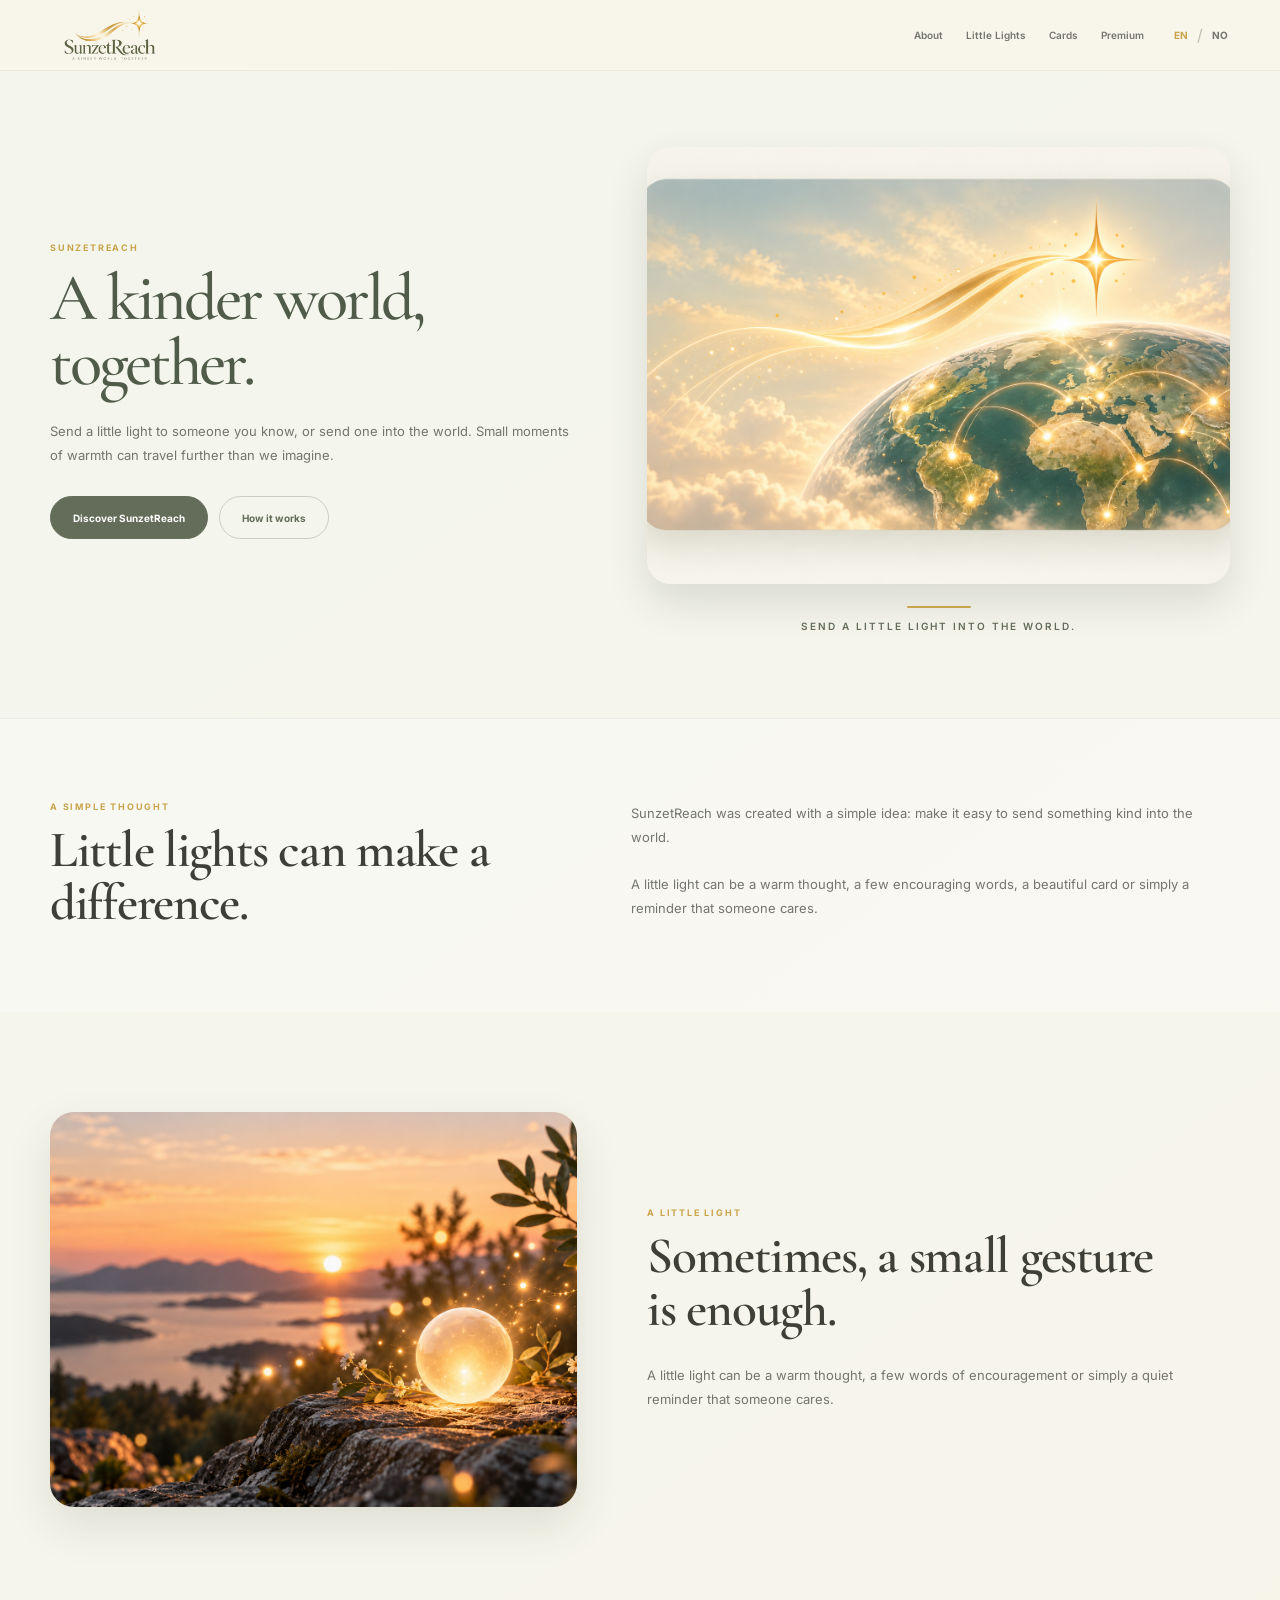
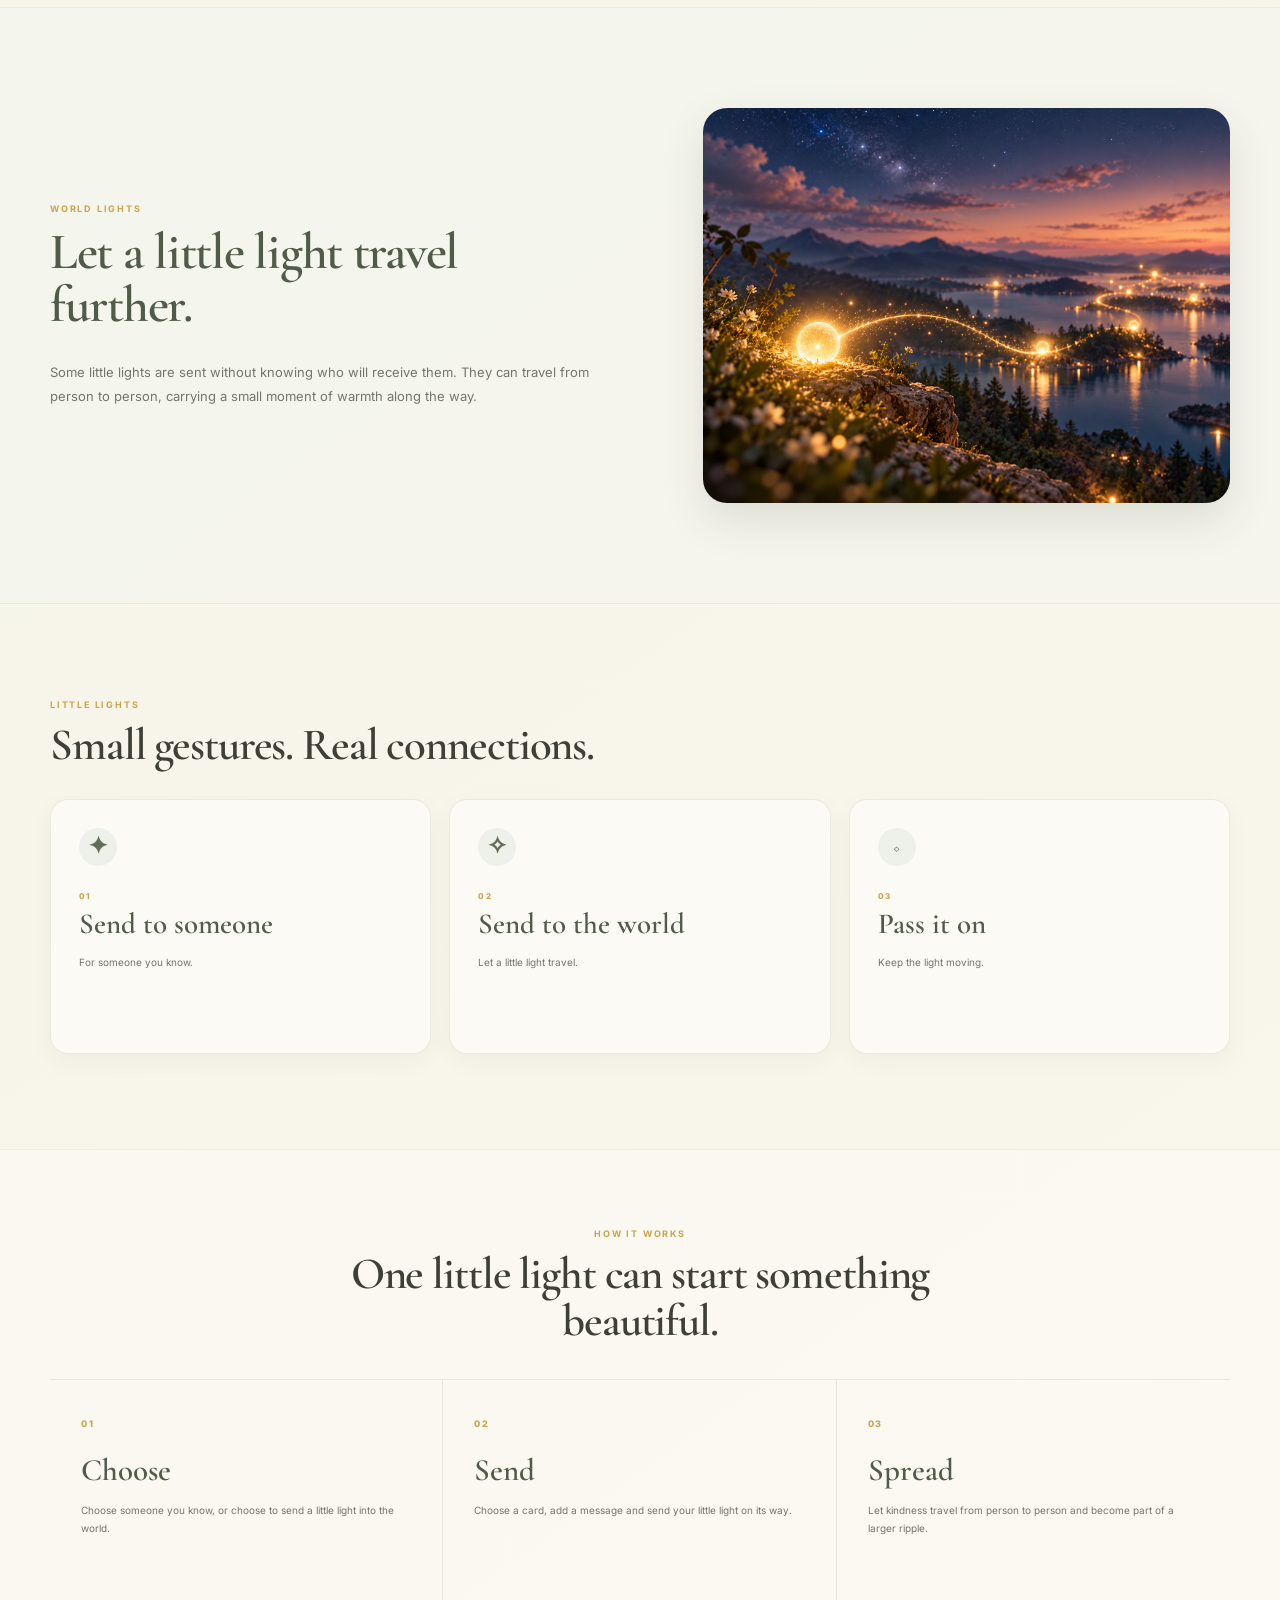
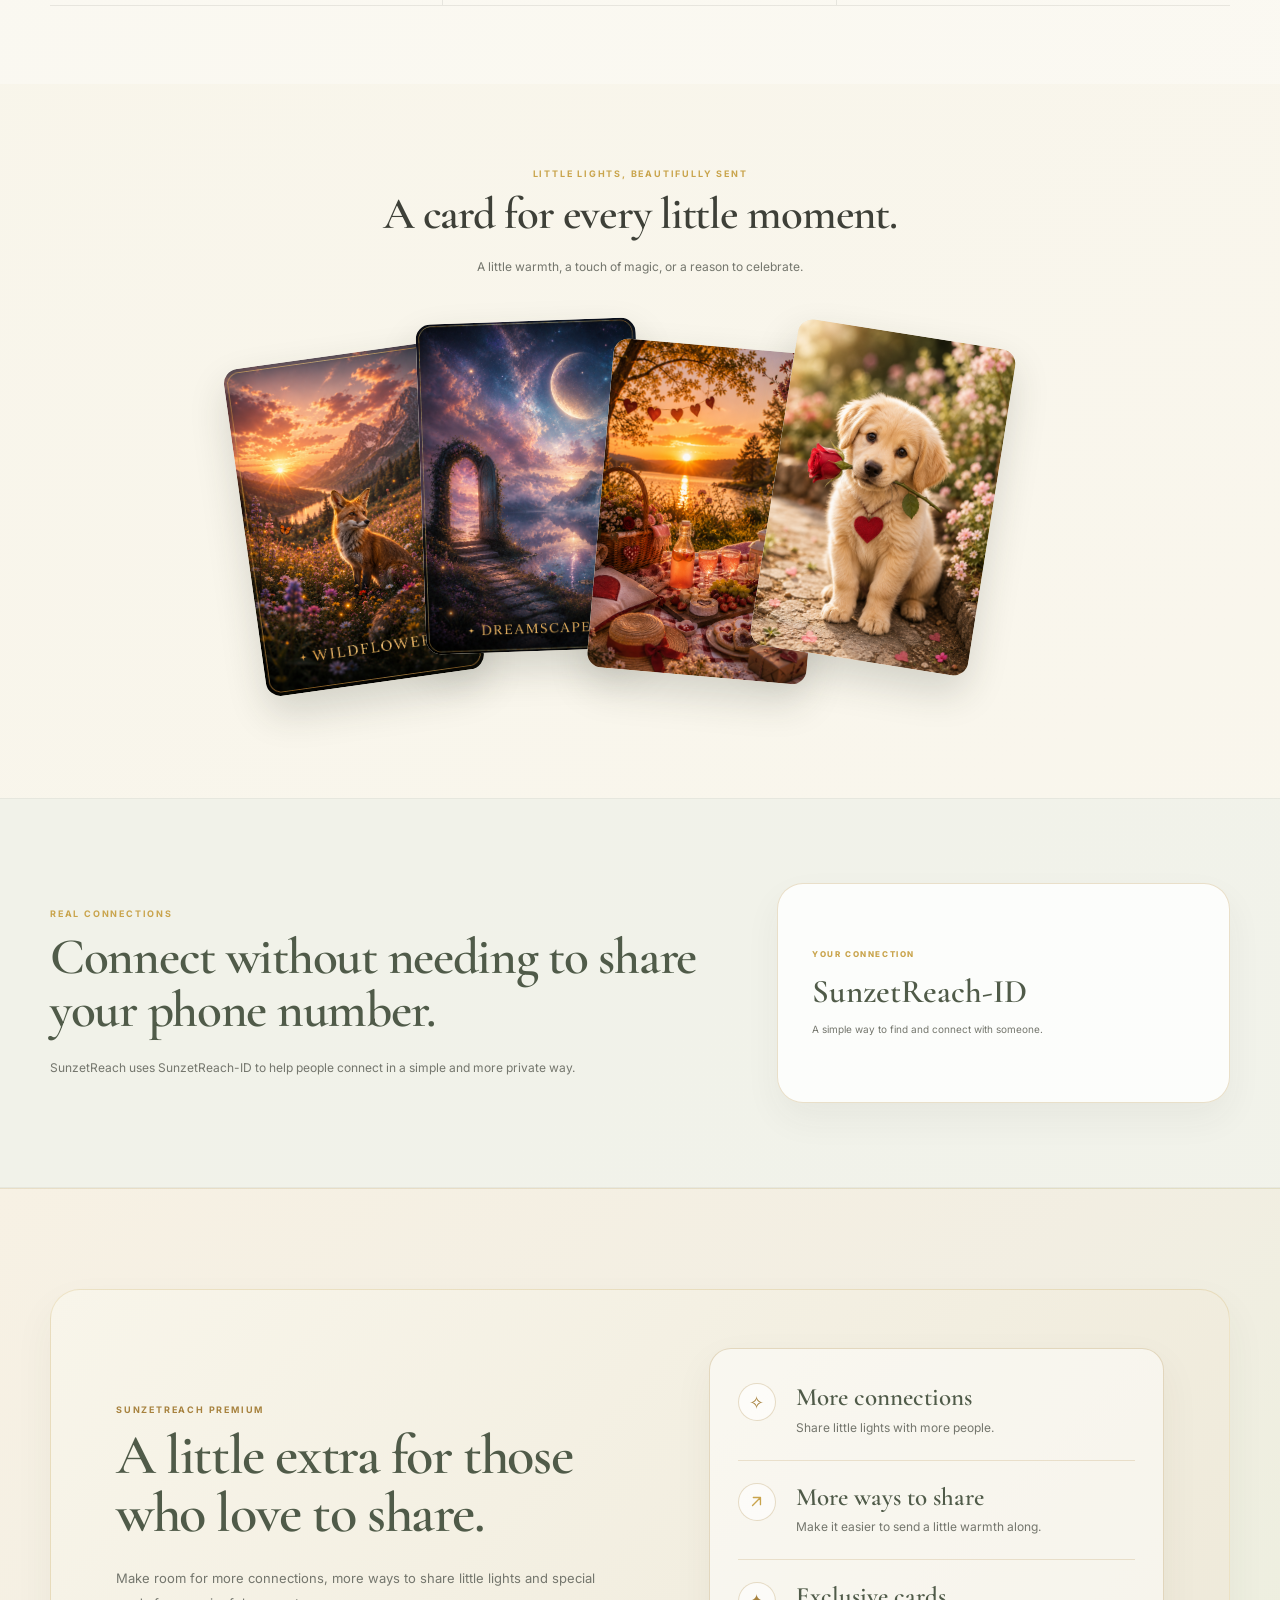
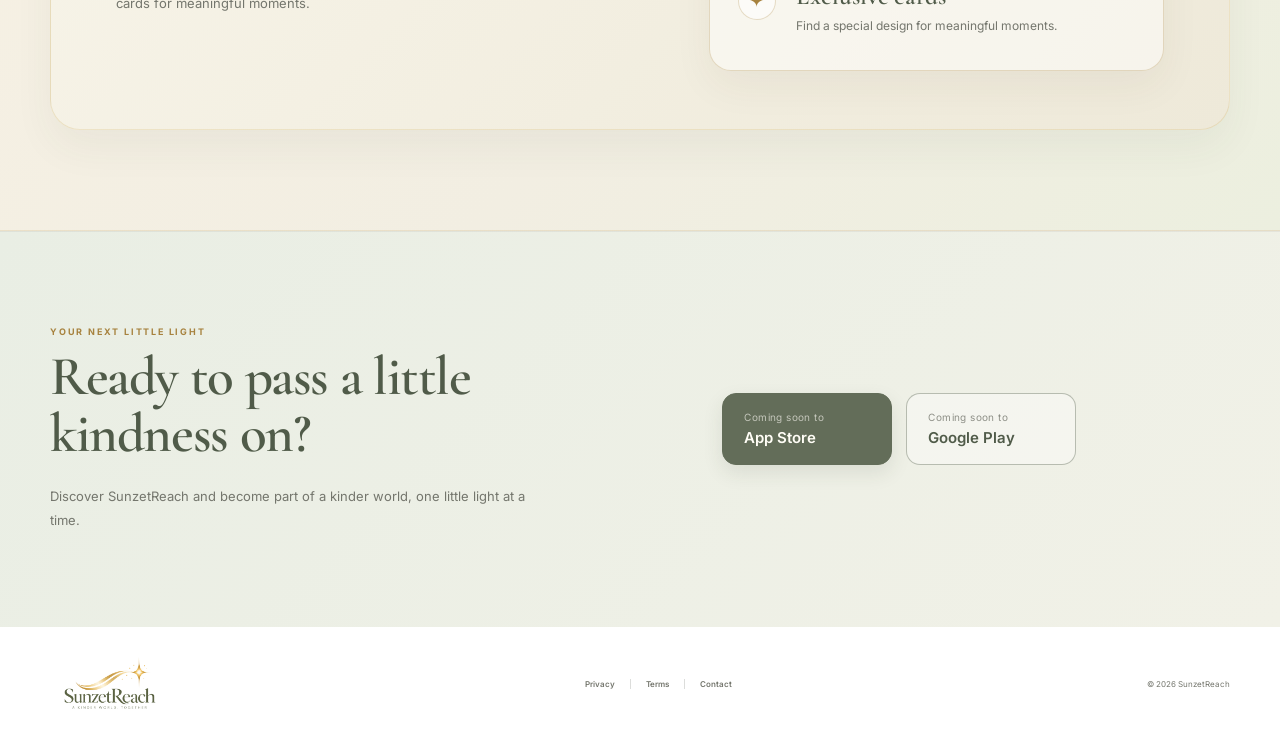
<file: index.html>
<!DOCTYPE html>
<html lang="en">
<head>
  <meta charset="UTF-8" />
  <meta name="viewport" content="width=device-width, initial-scale=1.0" />
  <meta name="description" content="SunzetReach — little lights, real connections. Send a little light to someone you know or into the world." />
  <title>SunzetReach — A Kinder World, Together</title>

  <link rel="preconnect" href="https://fonts.googleapis.com" />
  <link rel="preconnect" href="https://fonts.gstatic.com" crossorigin />
  <link href="https://fonts.googleapis.com/css2?family=Cormorant+Garamond:ital,wght@0,500;0,600;1,600&family=Inter:wght@400;500;600;700&display=swap" rel="stylesheet" />
  <link rel="stylesheet" href="style.css?v=20261024-6" />

</head>

<body>
  <!-- HEADER -->
  <header class="site-header">
    <div class="page-shell header-inner">
      <a href="index.html" class="brand" aria-label="SunzetReach home">
        <img src="sunzetreach-logo.png" alt="SunzetReach logo" class="brand-logo" />
      </a>
      <div class="header-actions">
        <nav class="main-nav" aria-label="Main navigation">
          <a href="#about" data-en="About" data-no="Om SunzetReach">About</a>
          <a href="#lights" data-en="Little Lights" data-no="Lysglimt">Little Lights</a>
          <a href="#cards" data-en="Cards" data-no="Kort">Cards</a>
          <a href="#premium" data-en="Premium" data-no="Premium">Premium</a>
        </nav>
        <div class="language-switch" aria-label="Choose language">
          <button type="button" class="language-button active" data-language="en">EN</button>
          <span aria-hidden="true">/</span>
          <button type="button" class="language-button" data-language="no">NO</button>
        </div>
      </div>
    </div>
  </header>

  <main>
    <!-- HERO -->
    <section class="hero-section">
      <div class="page-shell hero-grid">
        <div class="hero-copy">
          <p class="eyebrow" data-en="SunzetReach" data-no="SunzetReach">SunzetReach</p>
          <h1 data-en="A kinder world, together." data-no="En varmere verden, sammen.">A kinder world, together.</h1>
          <p class="hero-text" data-en="Send a little light to someone you know, or send one into the world. Small moments of warmth can travel further than we imagine." data-no="Send et lite lysglimt til noen du kjenner, eller send et ut i verden. Små øyeblikk av varme kan nå lenger enn vi tror.">Send a little light to someone you know, or send one into the world. Small moments of warmth can travel further than we imagine.</p>
          <div class="hero-buttons">
            <a href="#download" class="primary-button" data-en="Discover SunzetReach" data-no="Oppdag SunzetReach">Discover SunzetReach</a>
            <a href="#how-it-works" class="secondary-button" data-en="How it works" data-no="Slik fungerer det">How it works</a>
          </div>
        </div>
        <div class="hero-art">
          <div class="hero-logo-card">
            <img src="sunzetreach-hero.png.png" alt="SunzetReach" class="hero-logo" />
            <div class="hero-logo-line" aria-hidden="true"></div>
            <p data-en="Send a little light into the world." data-no="Send et lite lysglimt ut i verden.">Send a little light into the world.</p>
          </div>
        </div>
      </div>
    </section>

    <!-- ABOUT -->
    <section class="intro-section" id="about">
      <div class="page-shell intro-grid">
        <div class="intro-heading">
          <p class="eyebrow" data-en="A simple thought" data-no="En enkel tanke">A simple thought</p>
          <h2 data-en="Little lights can make a difference." data-no="Små lysglimt kan gjøre en forskjell.">Little lights can make a difference.</h2>
        </div>
        <div class="intro-copy">
          <p data-en="SunzetReach was created with a simple idea: make it easy to send something kind into the world." data-no="SunzetReach er skapt med en enkel tanke: å gjøre det enkelt å sende noe godt ut i verden.">SunzetReach was created with a simple idea: make it easy to send something kind into the world.</p>
          <p data-en="A little light can be a warm thought, a few encouraging words, a beautiful card or simply a reminder that someone cares." data-no="Et lite lysglimt kan være en varm tanke, noen oppmuntrende ord, et vakkert kort eller bare en liten påminnelse om at noen bryr seg.">A little light can be a warm thought, a few encouraging words, a beautiful card or simply a reminder that someone cares.</p>
        </div>
      </div>
    </section>

    <!-- A LITTLE LIGHT -->
    <section class="little-light-story">
      <div class="page-shell little-light-story-grid">
        <div class="little-light-story-image">
          <img src="sunzetreach-little-light.png" alt="A glowing little light beside a peaceful lake at sunset" />
        </div>
        <div class="intro-heading">
          <p class="eyebrow" data-en="A little light" data-no="Et lite lysglimt">A little light</p>
          <h2 data-en="Sometimes, a small gesture is enough." data-no="Noen ganger er en liten handling nok.">Sometimes, a small gesture is enough.</h2>
          <div class="intro-copy">
            <p data-en="A little light can be a warm thought, a few words of encouragement or simply a quiet reminder that someone cares." data-no="Et lite lysglimt kan være en varm tanke, noen oppmuntrende ord eller bare en stille påminnelse om at noen bryr seg.">A little light can be a warm thought, a few words of encouragement or simply a quiet reminder that someone cares.</p>
          </div>
        </div>
      </div>
    </section>

    <!-- WORLD LIGHTS -->
    <section class="world-lights-story" id="world-lights">
      <div class="page-shell world-lights-story-grid">
        <div class="world-lights-story-copy">
          <p class="eyebrow" data-en="World Lights" data-no="Lysglimt i verden">World Lights</p>
          <h2 data-en="Let a little light travel further." data-no="La et lite lysglimt reise videre.">Let a little light travel further.</h2>
          <p data-en="Some little lights are sent without knowing who will receive them. They can travel from person to person, carrying a small moment of warmth along the way." data-no="Noen lysglimt sendes uten at vi vet hvem som vil motta dem. De kan reise fra person til person og ta med seg et lite øyeblikk av varme på veien.">Some little lights are sent without knowing who will receive them. They can travel from person to person, carrying a small moment of warmth along the way.</p>
        </div>
        <div class="world-lights-story-image">
          <img src="sunzetreach-world-lights.png" alt="A little golden light travelling across a peaceful landscape" />
        </div>
      </div>
    </section>

    <!-- SMALL GESTURES -->
    <section class="features-section" id="lights">
      <div class="page-shell">
        <div class="section-heading">
          <p class="eyebrow" data-en="Little lights" data-no="Lysglimt">Little lights</p>
          <h2 data-en="Small gestures. Real connections." data-no="Små handlinger. Ekte forbindelser.">Small gestures. Real connections.</h2>
        </div>
        <div class="feature-grid">
          <article class="feature-card">
            <div class="feature-icon" aria-hidden="true">✦</div>
            <p class="feature-number">01</p>
            <h3 data-en="Send to someone" data-no="Send til noen">Send to someone</h3>
            <p data-en="For someone you know." data-no="For noen du kjenner.">For someone you know.</p>
          </article>
          <article class="feature-card">
            <div class="feature-icon" aria-hidden="true">✧</div>
            <p class="feature-number">02</p>
            <h3 data-en="Send to the world" data-no="Send til verden">Send to the world</h3>
            <p data-en="Let a little light travel." data-no="La et lite lysglimt reise videre.">Let a little light travel.</p>
          </article>
          <article class="feature-card">
            <div class="feature-icon" aria-hidden="true">◇</div>
            <p class="feature-number">03</p>
            <h3 data-en="Pass it on" data-no="Send det videre">Pass it on</h3>
            <p data-en="Keep the light moving." data-no="La lysglimtet bevege seg videre.">Keep the light moving.</p>
          </article>
        </div>
      </div>
    </section>

    <!-- HOW IT WORKS -->
    <section class="steps-section" id="how-it-works">
      <div class="page-shell">
        <div class="section-heading centered">
          <p class="eyebrow" data-en="How it works" data-no="Slik fungerer det">How it works</p>
          <h2 data-en="One little light can start something beautiful." data-no="Ett lite lysglimt kan starte noe vakkert.">One little light can start something beautiful.</h2>
        </div>
        <div class="steps-grid">
          <article class="step-card">
            <span class="step-number">01</span>
            <h3 data-en="Choose" data-no="Velg">Choose</h3>
            <p data-en="Choose someone you know, or choose to send a little light into the world." data-no="Velg noen du kjenner, eller velg å sende et lite lysglimt ut i verden.">Choose someone you know, or choose to send a little light into the world.</p>
          </article>
          <article class="step-card">
            <span class="step-number">02</span>
            <h3 data-en="Send" data-no="Send">Send</h3>
            <p data-en="Choose a card, add a message and send your little light on its way." data-no="Velg et kort, legg til en melding og send lysglimtet videre.">Choose a card, add a message and send your little light on its way.</p>
          </article>
          <article class="step-card">
            <span class="step-number">03</span>
            <h3 data-en="Spread" data-no="Spre">Spread</h3>
            <p data-en="Let kindness travel from person to person and become part of a larger ripple." data-no="La omtanke bevege seg fra person til person og bli en del av en større ringvirkning.">Let kindness travel from person to person and become part of a larger ripple.</p>
          </article>
        </div>
      </div>
    </section>

    <!-- CARDS: COLLAGE OF THE FOUR ORIGINAL CARD FILES -->
    <section class="cards-section" id="cards">
      <div class="page-shell">
        <div class="section-heading centered">
          <p class="eyebrow" data-en="Little lights, beautifully sent" data-no="Lysglimt, vakkert sendt">Little lights, beautifully sent</p>
          <h2 data-en="A card for every little moment." data-no="Et kort for hvert lille øyeblikk.">A card for every little moment.</h2>
          <p class="section-intro" data-en="A little warmth, a touch of magic, or a reason to celebrate." data-no="Litt varme, et snev av magi eller en anledning til å feire.">A little warmth, a touch of magic, or a reason to celebrate.</p>
        </div>

        <div class="postcard-collage" aria-label="A selection of SunzetReach cards">
          <div class="postcard postcard-wildflower">
            <img src="wildflower.png" alt="Wildflower — a fox in a sunset meadow" loading="lazy" />
          </div>
          <div class="postcard postcard-dreamscape">
            <img src="dreamscape.png" alt="Dreamscape — a magical moonlit lake and doorway" loading="lazy" />
          </div>
          <div class="postcard postcard-picnic">
            <img src="sunset-picnic.png" alt="Sunset picnic with hearts, flowers and candlelight" loading="lazy" />
          </div>
          <div class="postcard postcard-puppy">
            <img src="puppy-valentine.png" alt="Puppy Valentine with a golden puppy and a rose" loading="lazy" />
          </div>
        </div>
      </div>
    </section>

    <!-- CONNECTIONS -->
    <section class="connection-section">
      <div class="page-shell connection-inner">
        <div class="connection-copy">
          <p class="eyebrow" data-en="Real connections" data-no="Ekte forbindelser">Real connections</p>
          <h2 data-en="Connect without needing to share your phone number." data-no="Koble deg sammen uten å måtte dele telefonnummeret ditt.">Connect without needing to share your phone number.</h2>
          <p data-en="SunzetReach uses SunzetReach-ID to help people connect in a simple and more private way." data-no="SunzetReach bruker SunzetReach-ID for å gjøre det enkelt å knytte forbindelser på en mer privat måte.">SunzetReach uses SunzetReach-ID to help people connect in a simple and more private way.</p>
        </div>
        <div class="connection-card">
          <span data-en="YOUR CONNECTION" data-no="DIN FORBINDELSE">YOUR CONNECTION</span>
          <strong>SunzetReach-ID</strong>
          <p data-en="A simple way to find and connect with someone." data-no="En enkel måte å finne og koble deg sammen med noen.">A simple way to find and connect with someone.</p>
        </div>
      </div>
    </section>

    <!-- PREMIUM -->
    <section class="premium-section" id="premium">
      <div class="page-shell premium-inner">
        <div class="premium-copy">
          <p class="eyebrow" data-en="SunzetReach Premium" data-no="SunzetReach Premium">SunzetReach Premium</p>
          <h2 data-en="A little extra for those who love to share." data-no="Litt ekstra for deg som liker å dele.">A little extra for those who love to share.</h2>
          <p data-en="Make room for more connections, more ways to share little lights and special cards for meaningful moments." data-no="Få plass til flere forbindelser, flere måter å dele lysglimt på og egne kort til små og store øyeblikk.">Make room for more connections, more ways to share little lights and special cards for meaningful moments.</p>
        </div>

        <div class="premium-benefits" aria-label="Premium benefits">
          <div class="premium-benefit">
            <span class="premium-benefit-icon" aria-hidden="true">✧</span>
            <div>
              <h3 data-en="More connections" data-no="Flere forbindelser">More connections</h3>
              <p data-en="Share little lights with more people." data-no="Del lysglimt med flere mennesker.">Share little lights with more people.</p>
            </div>
          </div>
          <div class="premium-benefit">
            <span class="premium-benefit-icon premium-share-icon" aria-hidden="true">
              <svg viewBox="0 0 24 24" focusable="false" aria-hidden="true">
                <path d="M7 17 17 7M8 7h9v9" fill="none" stroke="currentColor" stroke-width="1.7" stroke-linecap="round" stroke-linejoin="round" />
              </svg>
            </span>
            <div>
              <h3 data-en="More ways to share" data-no="Flere måter å dele på">More ways to share</h3>
              <p data-en="Make it easier to send a little warmth along." data-no="Gjør det enklere å sende litt varme videre.">Make it easier to send a little warmth along.</p>
            </div>
          </div>
          <div class="premium-benefit">
            <span class="premium-benefit-icon" aria-hidden="true">✦</span>
            <div>
              <h3 data-en="Exclusive cards" data-no="Eksklusive kort">Exclusive cards</h3>
              <p data-en="Find a special design for meaningful moments." data-no="Finn et spesielt design til betydningsfulle øyeblikk.">Find a special design for meaningful moments.</p>
            </div>
          </div>
        </div>
      </div>
    </section>

    <!-- DOWNLOAD -->
    <section class="download-section" id="download">
      <div class="page-shell download-inner">
        <div class="download-copy">
          <p class="eyebrow" data-en="Your next little light" data-no="Ditt neste lysglimt">Your next little light</p>
          <h2 data-en="Ready to pass a little kindness on?" data-no="Klar for å sende litt omtanke videre?">Ready to pass a little kindness on?</h2>
          <p data-en="Discover SunzetReach and become part of a kinder world, one little light at a time." data-no="Oppdag SunzetReach og bli en del av en varmere verden – ett lite lysglimt om gangen.">Discover SunzetReach and become part of a kinder world, one little light at a time.</p>
        </div>
        <div class="download-buttons">
          <a href="#" class="download-button" aria-label="App Store link coming soon">
            <span data-en="Coming soon to" data-no="Kommer snart til">Coming soon to</span>
            <strong>App Store</strong>
          </a>
          <a href="#" class="download-button download-button-outline" aria-label="Google Play link coming soon">
            <span data-en="Coming soon to" data-no="Kommer snart til">Coming soon to</span>
            <strong>Google Play</strong>
          </a>
        </div>
      </div>
    </section>
  </main>

  <!-- FOOTER -->
  <footer class="site-footer">
    <div class="page-shell footer-inner">
      <a href="index.html" class="footer-brand"><img src="sunzetreach-logo.png" alt="" /></a>
      <nav class="footer-links" aria-label="Footer navigation">
        <a href="privacy.html" data-en="Privacy" data-no="Personvern" data-legal="privacy">Privacy</a>
        <a href="terms.html" data-en="Terms" data-no="Vilkår" data-legal="terms">Terms</a>
        <a href="mailto:sunzet.app@gmail.com" data-en="Contact" data-no="Kontakt">Contact</a>
      </nav>
      <p>© 2026 SunzetReach</p>
    </div>
  </footer>

  <script>
    const languageButtons = document.querySelectorAll(".language-button");
    const translatedElements = document.querySelectorAll("[data-en][data-no]");

    const setLanguage = (language) => {
      document.documentElement.lang = language === "no" ? "nb" : "en";

      translatedElements.forEach((element) => {
        element.textContent = element.dataset[language];
      });

      languageButtons.forEach((button) => {
        button.classList.toggle("active", button.dataset.language === language);
      });

      document.querySelectorAll("[data-legal]").forEach((link) => {
        const legalPage = link.dataset.legal;
        if (legalPage === "privacy") {
          link.href = language === "no" ? "privacy-no.html" : "privacy.html";
        }
        if (legalPage === "terms") {
          link.href = language === "no" ? "terms-no.html" : "terms.html";
        }
      });

      localStorage.setItem("sunzetreach-language", language);
    };

    languageButtons.forEach((button) => {
      button.addEventListener("click", () => setLanguage(button.dataset.language));
    });

    const savedLanguage = localStorage.getItem("sunzetreach-language");
    const browserLanguage = navigator.language.toLowerCase().startsWith("no") ? "no" : "en";
    setLanguage(savedLanguage || browserLanguage);
  </script>
</body>
</html>
</file>
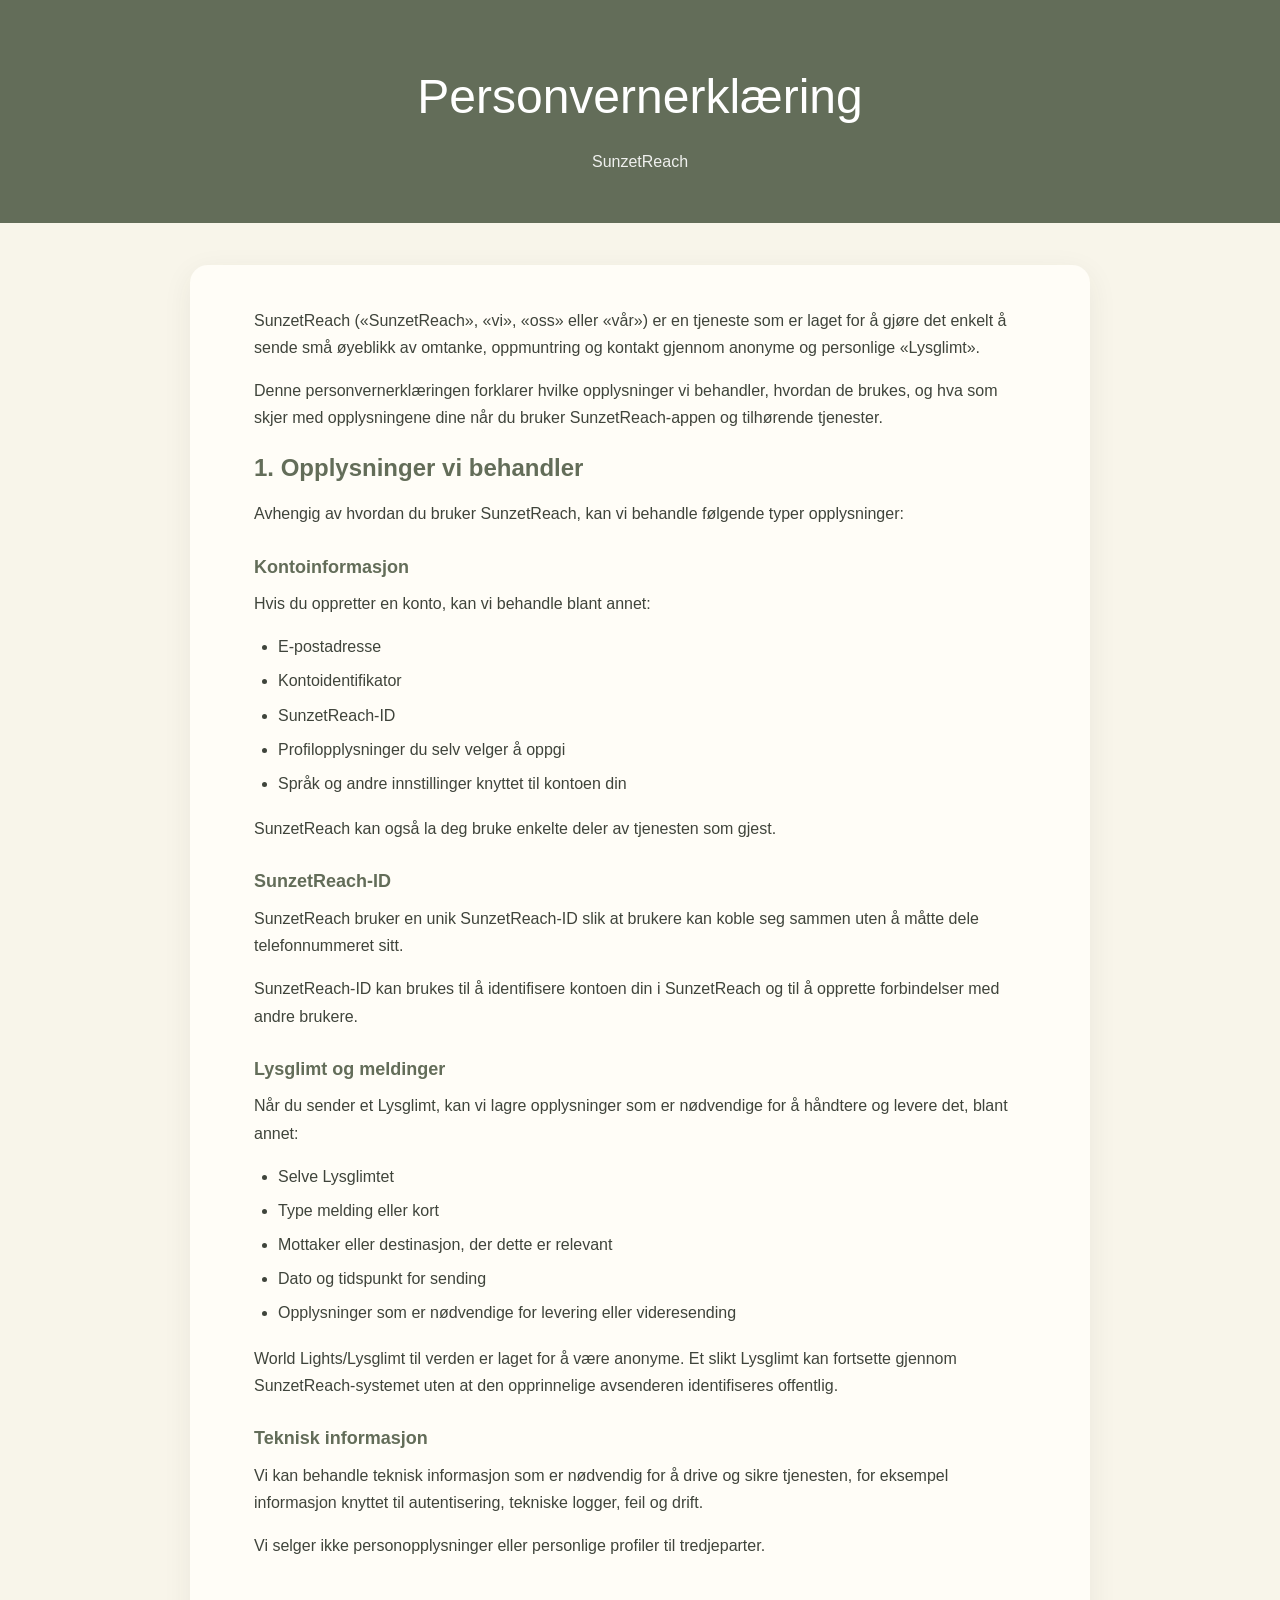
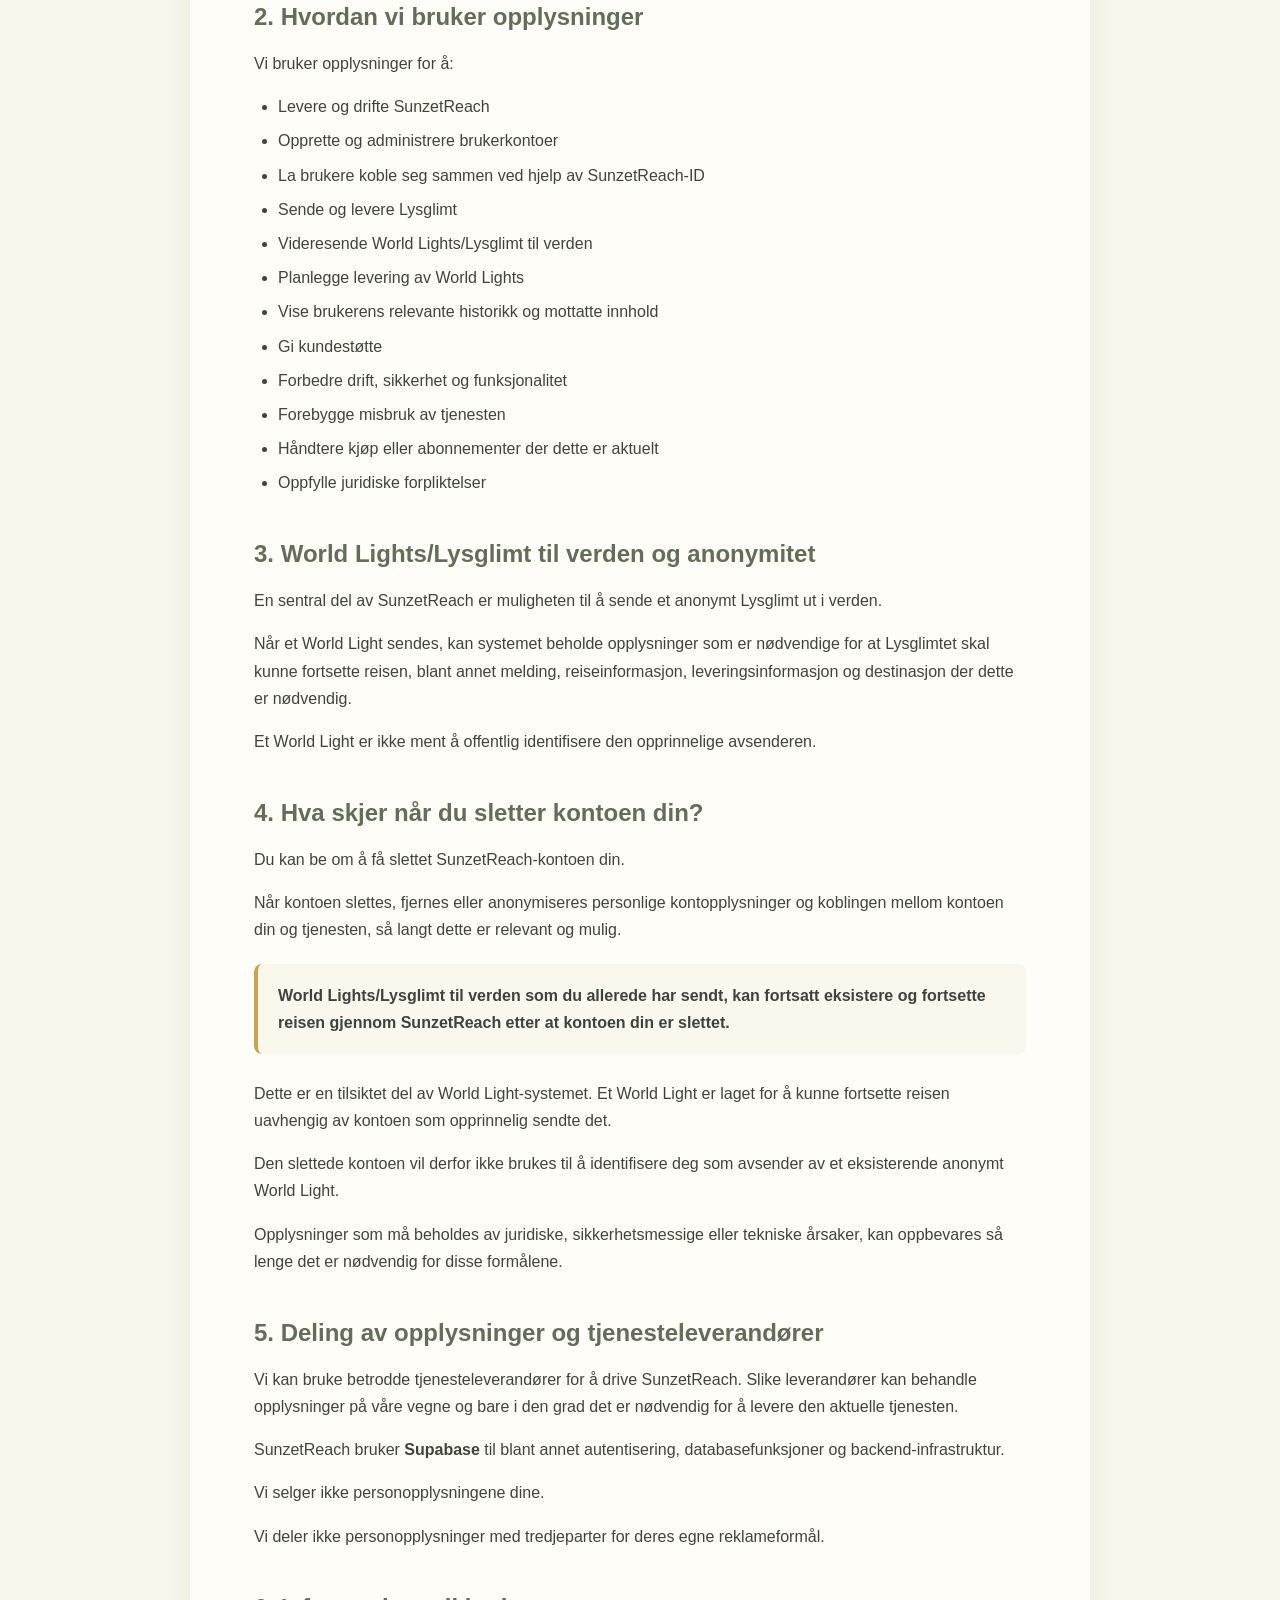
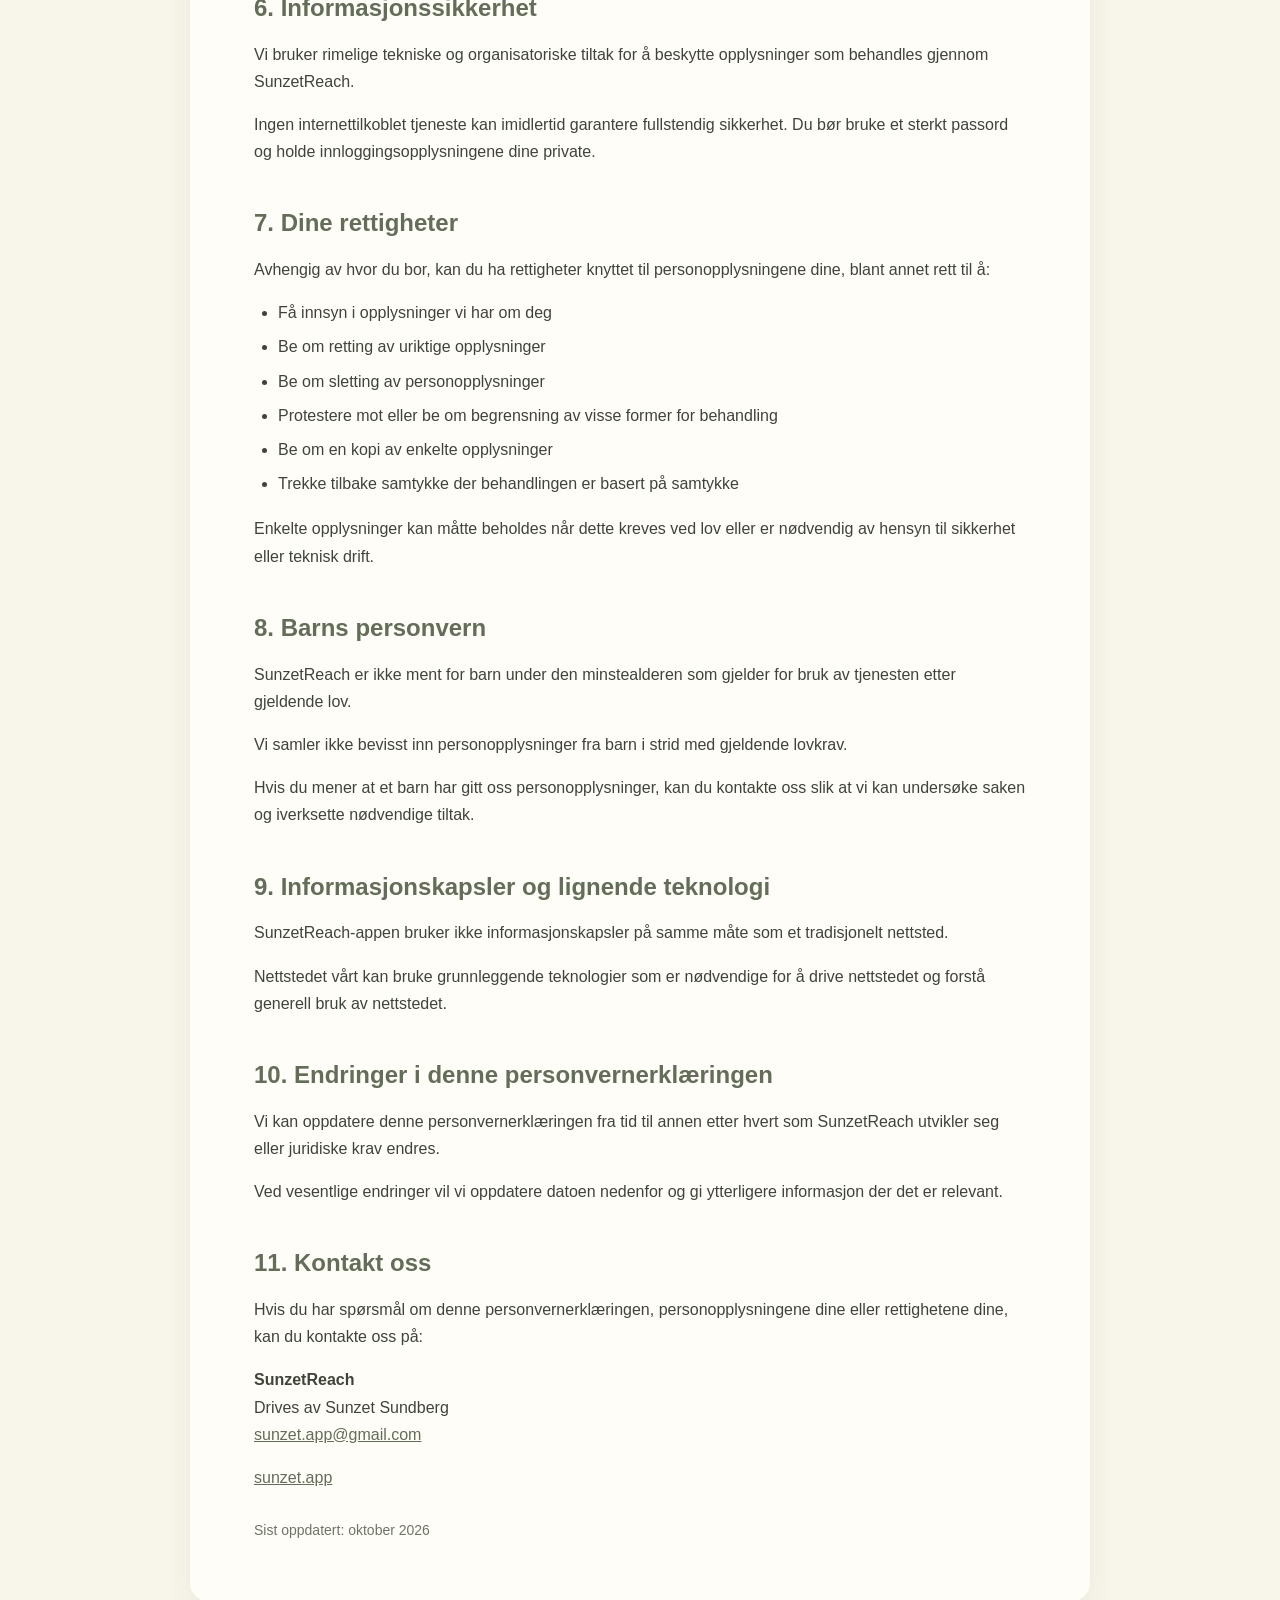
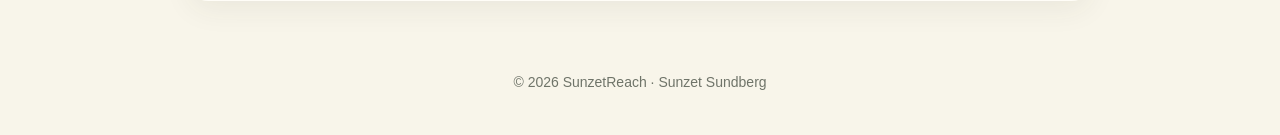
<file: privacy-no.html>
<!DOCTYPE html>
<html lang="no">
<head>
  <meta charset="UTF-8">
  <meta name="viewport" content="width=device-width, initial-scale=1.0">
  <title>Personvernerklæring | SunzetReach</title>
  <meta name="description" content="Personvernerklæring for SunzetReach.">

  <style>
    :root {
      --sage: #636D59;
      --cream: #F8F5EA;
      --gold: #C9A44C;
      --text: #3f443b;
      --muted: #6f7469;
      --white: #fffdf7;
    }

    * {
      box-sizing: border-box;
    }

    body {
      margin: 0;
      background: var(--cream);
      color: var(--text);
      font-family: -apple-system, BlinkMacSystemFont, "Segoe UI", Roboto, Helvetica, Arial, sans-serif;
      line-height: 1.7;
    }

    header {
      background: var(--sage);
      color: white;
      padding: 56px 24px 48px;
      text-align: center;
    }

    header h1 {
      margin: 0 0 10px;
      font-size: clamp(32px, 6vw, 48px);
      font-weight: 500;
    }

    header p {
      margin: 0;
      opacity: .9;
    }

    main {
      width: min(900px, calc(100% - 40px));
      margin: 42px auto 70px;
      background: var(--white);
      padding: 42px clamp(24px, 6vw, 64px);
      border-radius: 18px;
      box-shadow: 0 8px 30px rgba(50,55,45,.07);
    }

    h2 {
      color: var(--sage);
      margin-top: 38px;
      margin-bottom: 12px;
      font-size: 24px;
    }

    h2:first-of-type {
      margin-top: 0;
    }

    h3 {
      color: var(--sage);
      margin-top: 24px;
      margin-bottom: 8px;
      font-size: 18px;
    }

    p {
      margin: 0 0 16px;
    }

    ul {
      margin: 0 0 18px;
      padding-left: 24px;
    }

    li {
      margin-bottom: 7px;
    }

    .highlight {
      border-left: 4px solid var(--gold);
      background: #faf7ed;
      padding: 18px 20px;
      margin: 20px 0 26px;
      border-radius: 8px;
    }

    .updated {
      color: var(--muted);
      font-size: 14px;
      margin-top: 28px;
    }

    a {
      color: var(--sage);
    }

    footer {
      text-align: center;
      color: var(--muted);
      font-size: 14px;
      padding: 0 20px 40px;
    }

    @media (max-width: 600px) {
      header {
        padding: 42px 20px 36px;
      }

      main {
        width: calc(100% - 24px);
        margin-top: 24px;
        padding: 30px 22px;
        border-radius: 14px;
      }
    }
  </style>
</head>

<body>

<header>
  <h1>Personvernerklæring</h1>
  <p>SunzetReach</p>
</header>

<main>

  <p>
    SunzetReach («SunzetReach», «vi», «oss» eller «vår») er en tjeneste som
    er laget for å gjøre det enkelt å sende små øyeblikk av omtanke,
    oppmuntring og kontakt gjennom anonyme og personlige «Lysglimt».
  </p>

  <p>
    Denne personvernerklæringen forklarer hvilke opplysninger vi behandler,
    hvordan de brukes, og hva som skjer med opplysningene dine når du bruker
    SunzetReach-appen og tilhørende tjenester.
  </p>

  <h2>1. Opplysninger vi behandler</h2>

  <p>
    Avhengig av hvordan du bruker SunzetReach, kan vi behandle følgende typer
    opplysninger:
  </p>

  <h3>Kontoinformasjon</h3>

  <p>
    Hvis du oppretter en konto, kan vi behandle blant annet:
  </p>

  <ul>
    <li>E-postadresse</li>
    <li>Kontoidentifikator</li>
    <li>SunzetReach-ID</li>
    <li>Profilopplysninger du selv velger å oppgi</li>
    <li>Språk og andre innstillinger knyttet til kontoen din</li>
  </ul>

  <p>
    SunzetReach kan også la deg bruke enkelte deler av tjenesten som gjest.
  </p>

  <h3>SunzetReach-ID</h3>

  <p>
    SunzetReach bruker en unik SunzetReach-ID slik at brukere kan koble seg
    sammen uten å måtte dele telefonnummeret sitt.
  </p>

  <p>
    SunzetReach-ID kan brukes til å identifisere kontoen din i SunzetReach
    og til å opprette forbindelser med andre brukere.
  </p>

  <h3>Lysglimt og meldinger</h3>

  <p>
    Når du sender et Lysglimt, kan vi lagre opplysninger som er nødvendige
    for å håndtere og levere det, blant annet:
  </p>

  <ul>
    <li>Selve Lysglimtet</li>
    <li>Type melding eller kort</li>
    <li>Mottaker eller destinasjon, der dette er relevant</li>
    <li>Dato og tidspunkt for sending</li>
    <li>Opplysninger som er nødvendige for levering eller videresending</li>
  </ul>

  <p>
    World Lights/Lysglimt til verden er laget for å være anonyme. Et slikt
    Lysglimt kan fortsette gjennom SunzetReach-systemet uten at den
    opprinnelige avsenderen identifiseres offentlig.
  </p>

  <h3>Teknisk informasjon</h3>

  <p>
    Vi kan behandle teknisk informasjon som er nødvendig for å drive og sikre
    tjenesten, for eksempel informasjon knyttet til autentisering, tekniske
    logger, feil og drift.
  </p>

  <p>
    Vi selger ikke personopplysninger eller personlige profiler til tredjeparter.
  </p>

  <h2>2. Hvordan vi bruker opplysninger</h2>

  <p>Vi bruker opplysninger for å:</p>

  <ul>
    <li>Levere og drifte SunzetReach</li>
    <li>Opprette og administrere brukerkontoer</li>
    <li>La brukere koble seg sammen ved hjelp av SunzetReach-ID</li>
    <li>Sende og levere Lysglimt</li>
    <li>Videresende World Lights/Lysglimt til verden</li>
    <li>Planlegge levering av World Lights</li>
    <li>Vise brukerens relevante historikk og mottatte innhold</li>
    <li>Gi kundestøtte</li>
    <li>Forbedre drift, sikkerhet og funksjonalitet</li>
    <li>Forebygge misbruk av tjenesten</li>
    <li>Håndtere kjøp eller abonnementer der dette er aktuelt</li>
    <li>Oppfylle juridiske forpliktelser</li>
  </ul>

  <h2>3. World Lights/Lysglimt til verden og anonymitet</h2>

  <p>
    En sentral del av SunzetReach er muligheten til å sende et anonymt
    Lysglimt ut i verden.
  </p>

  <p>
    Når et World Light sendes, kan systemet beholde opplysninger som er
    nødvendige for at Lysglimtet skal kunne fortsette reisen, blant annet
    melding, reiseinformasjon, leveringsinformasjon og destinasjon der dette
    er nødvendig.
  </p>

  <p>
    Et World Light er ikke ment å offentlig identifisere den opprinnelige
    avsenderen.
  </p>

  <h2>4. Hva skjer når du sletter kontoen din?</h2>

  <p>
    Du kan be om å få slettet SunzetReach-kontoen din.
  </p>

  <p>
    Når kontoen slettes, fjernes eller anonymiseres personlige
    kontopplysninger og koblingen mellom kontoen din og tjenesten,
    så langt dette er relevant og mulig.
  </p>

  <div class="highlight">
    <strong>
      World Lights/Lysglimt til verden som du allerede har sendt, kan fortsatt
      eksistere og fortsette reisen gjennom SunzetReach etter at kontoen din
      er slettet.
    </strong>
  </div>

  <p>
    Dette er en tilsiktet del av World Light-systemet. Et World Light er
    laget for å kunne fortsette reisen uavhengig av kontoen som opprinnelig
    sendte det.
  </p>

  <p>
    Den slettede kontoen vil derfor ikke brukes til å identifisere deg som
    avsender av et eksisterende anonymt World Light.
  </p>

  <p>
    Opplysninger som må beholdes av juridiske, sikkerhetsmessige eller
    tekniske årsaker, kan oppbevares så lenge det er nødvendig for disse
    formålene.
  </p>

  <h2>5. Deling av opplysninger og tjenesteleverandører</h2>

  <p>
    Vi kan bruke betrodde tjenesteleverandører for å drive SunzetReach.
    Slike leverandører kan behandle opplysninger på våre vegne og bare i den
    grad det er nødvendig for å levere den aktuelle tjenesten.
  </p>

  <p>
    SunzetReach bruker <strong>Supabase</strong> til blant annet
    autentisering, databasefunksjoner og backend-infrastruktur.
  </p>

  <p>
    Vi selger ikke personopplysningene dine.
  </p>

  <p>
    Vi deler ikke personopplysninger med tredjeparter for deres egne
    reklameformål.
  </p>

  <h2>6. Informasjonssikkerhet</h2>

  <p>
    Vi bruker rimelige tekniske og organisatoriske tiltak for å beskytte
    opplysninger som behandles gjennom SunzetReach.
  </p>

  <p>
    Ingen internettilkoblet tjeneste kan imidlertid garantere fullstendig
    sikkerhet. Du bør bruke et sterkt passord og holde innloggingsopplysningene
    dine private.
  </p>

  <h2>7. Dine rettigheter</h2>

  <p>
    Avhengig av hvor du bor, kan du ha rettigheter knyttet til
    personopplysningene dine, blant annet rett til å:
  </p>

  <ul>
    <li>Få innsyn i opplysninger vi har om deg</li>
    <li>Be om retting av uriktige opplysninger</li>
    <li>Be om sletting av personopplysninger</li>
    <li>Protestere mot eller be om begrensning av visse former for behandling</li>
    <li>Be om en kopi av enkelte opplysninger</li>
    <li>Trekke tilbake samtykke der behandlingen er basert på samtykke</li>
  </ul>

  <p>
    Enkelte opplysninger kan måtte beholdes når dette kreves ved lov eller
    er nødvendig av hensyn til sikkerhet eller teknisk drift.
  </p>

  <h2>8. Barns personvern</h2>

  <p>
    SunzetReach er ikke ment for barn under den minstealderen som gjelder for
    bruk av tjenesten etter gjeldende lov.
  </p>

  <p>
    Vi samler ikke bevisst inn personopplysninger fra barn i strid med
    gjeldende lovkrav.
  </p>

  <p>
    Hvis du mener at et barn har gitt oss personopplysninger, kan du kontakte
    oss slik at vi kan undersøke saken og iverksette nødvendige tiltak.
  </p>

  <h2>9. Informasjonskapsler og lignende teknologi</h2>

  <p>
    SunzetReach-appen bruker ikke informasjonskapsler på samme måte som et
    tradisjonelt nettsted.
  </p>

  <p>
    Nettstedet vårt kan bruke grunnleggende teknologier som er nødvendige
    for å drive nettstedet og forstå generell bruk av nettstedet.
  </p>

  <h2>10. Endringer i denne personvernerklæringen</h2>

  <p>
    Vi kan oppdatere denne personvernerklæringen fra tid til annen etter hvert
    som SunzetReach utvikler seg eller juridiske krav endres.
  </p>

  <p>
    Ved vesentlige endringer vil vi oppdatere datoen nedenfor og gi ytterligere
    informasjon der det er relevant.
  </p>

  <h2>11. Kontakt oss</h2>

  <p>
    Hvis du har spørsmål om denne personvernerklæringen, personopplysningene
    dine eller rettighetene dine, kan du kontakte oss på:
  </p>

  <p>
    <strong>SunzetReach</strong><br>
    Drives av Sunzet Sundberg<br>
    <a href="mailto:sunzet.app@gmail.com">sunzet.app@gmail.com</a>
  </p>

  <p>
    <a href="https://sunzet.app">sunzet.app</a>
  </p>

  <p class="updated">
    Sist oppdatert: oktober 2026
  </p>

</main>

<footer>
  © 2026 SunzetReach · Sunzet Sundberg
</footer>

</body>
</html>
</file>
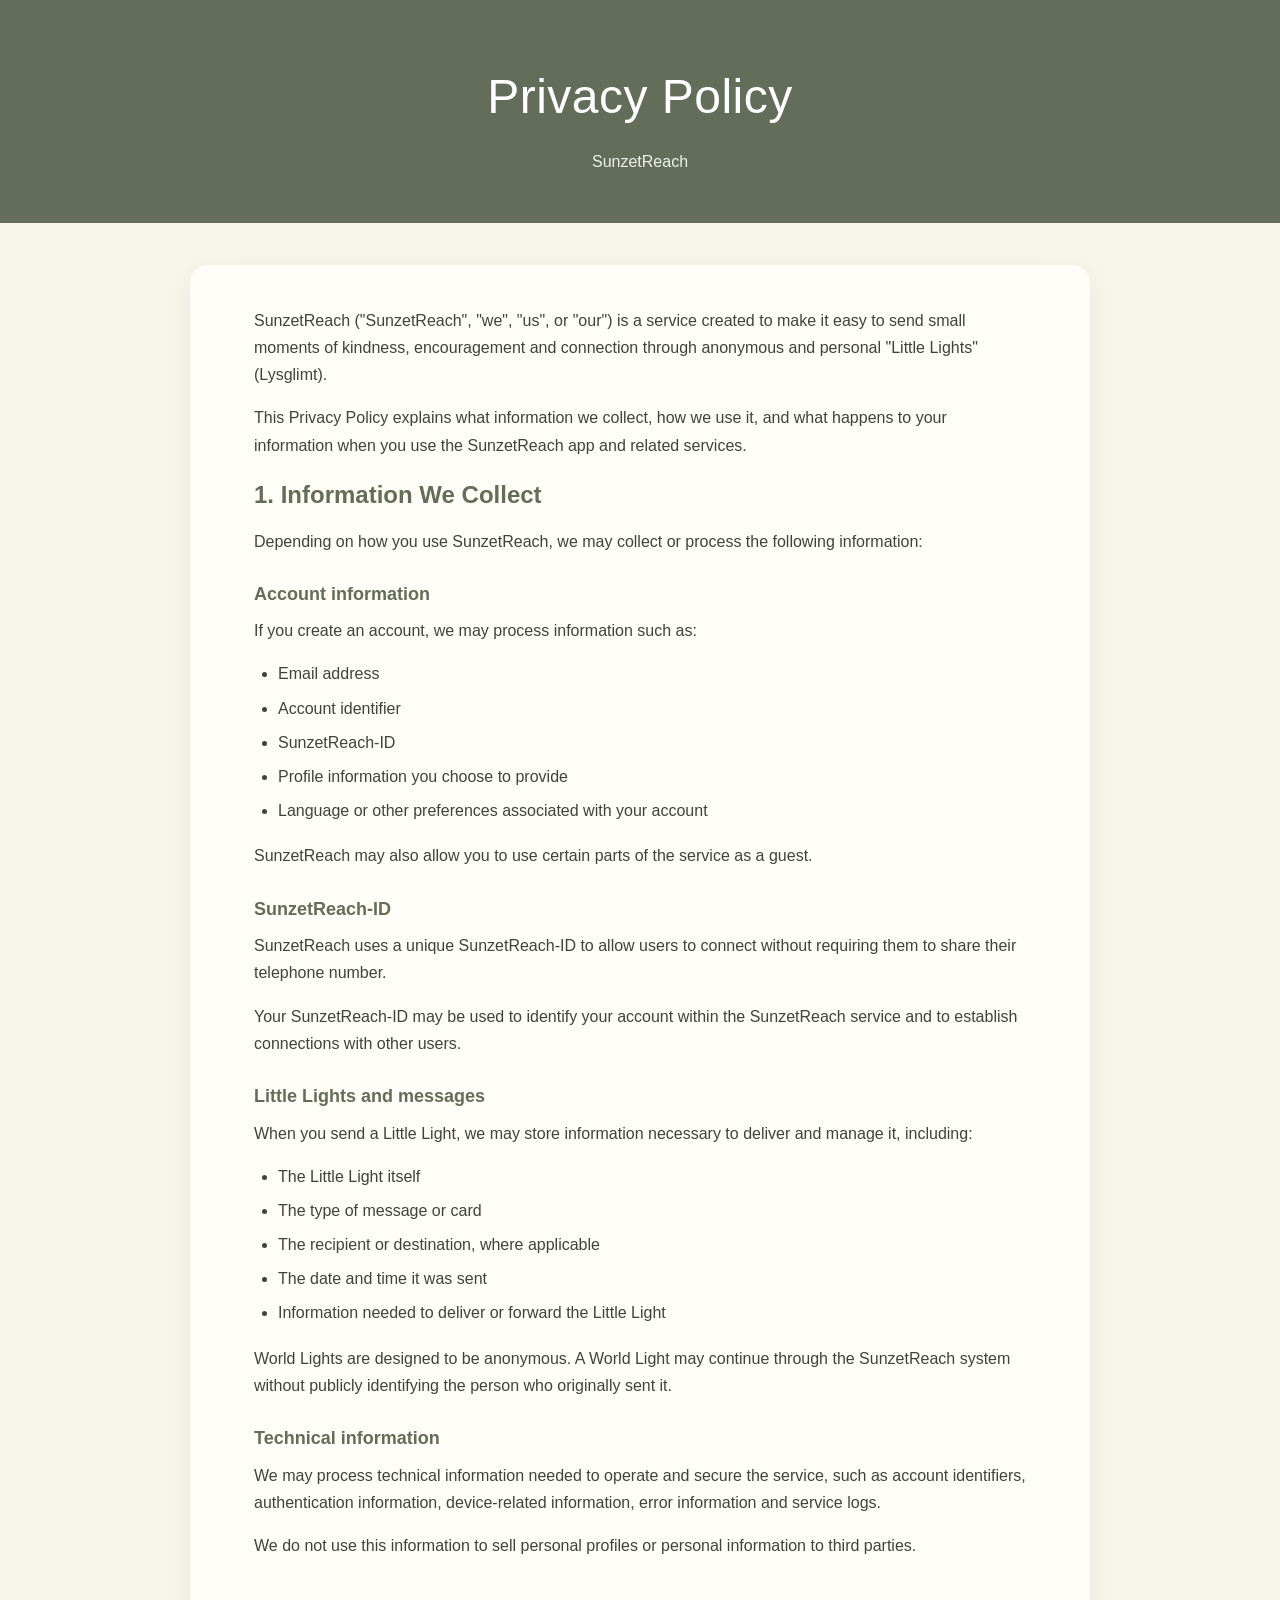
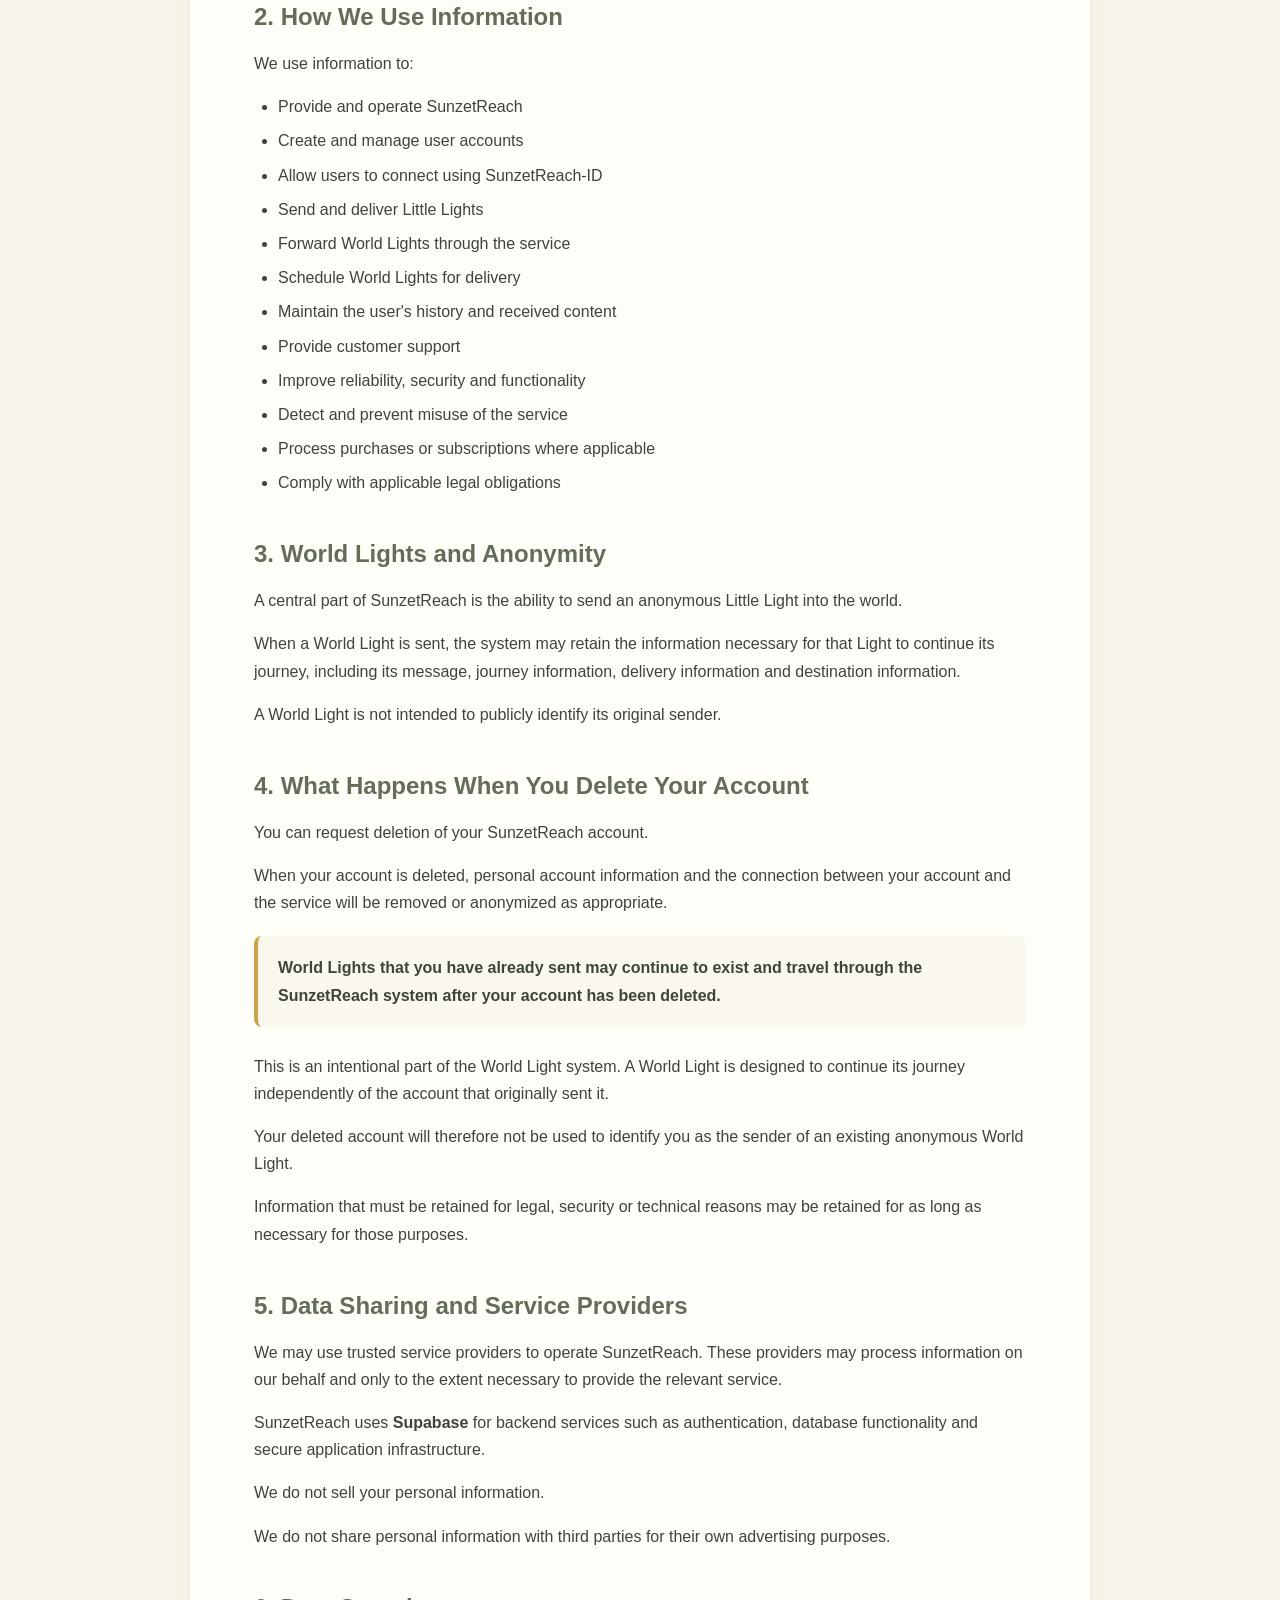
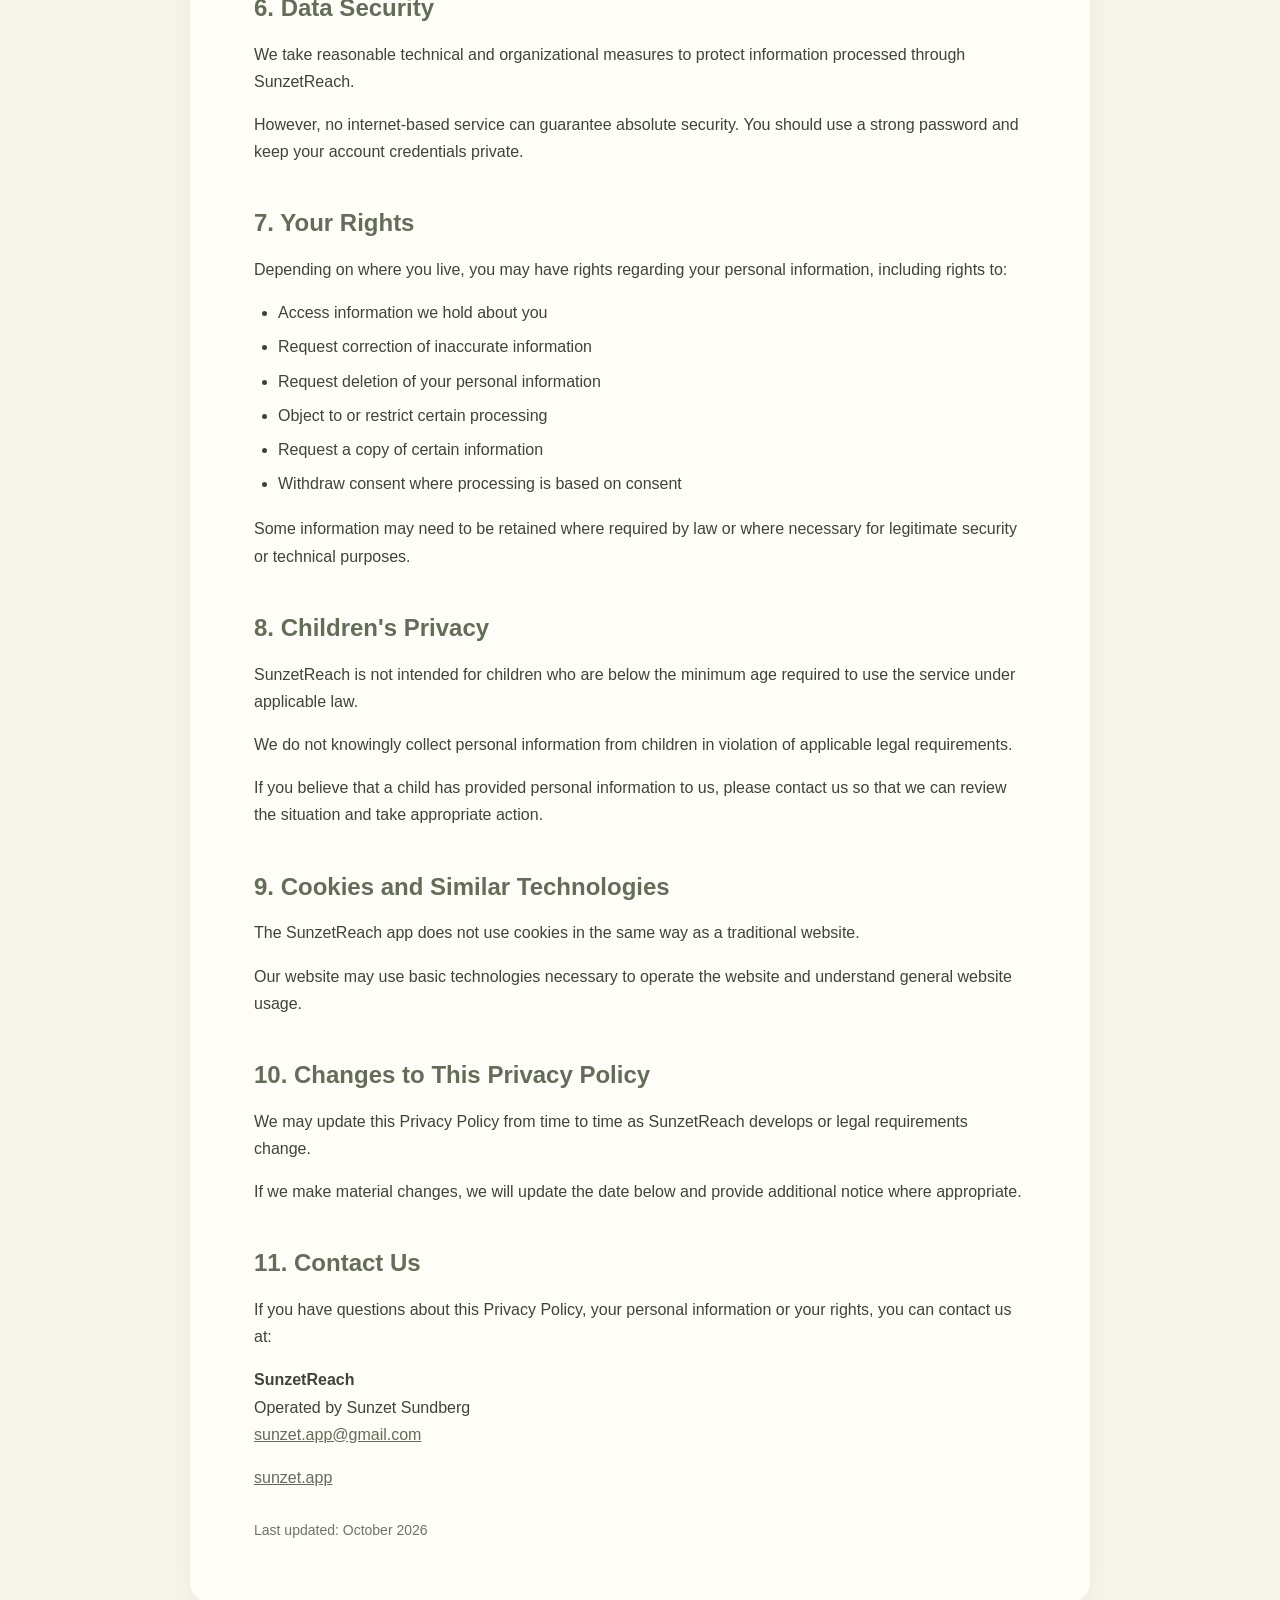
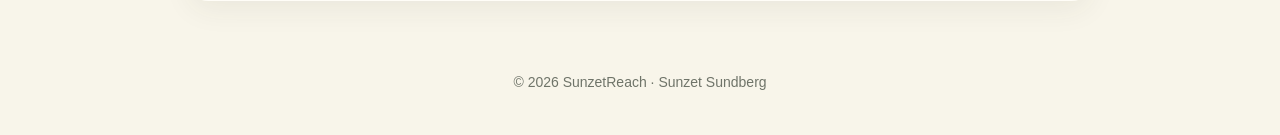
<file: privacy.html>
<!DOCTYPE html>
<html lang="en">
<head>
  <meta charset="UTF-8">
  <meta name="viewport" content="width=device-width, initial-scale=1.0">
  <title>Privacy Policy | SunzetReach</title>
  <meta name="description" content="Privacy Policy for SunzetReach.">
  <style>
    :root {
      --sage: #636D59;
      --cream: #F8F5EA;
      --gold: #C9A44C;
      --text: #3f443b;
      --muted: #6f7469;
      --white: #fffdf7;
    }

    * {
      box-sizing: border-box;
    }

    body {
      margin: 0;
      background: var(--cream);
      color: var(--text);
      font-family: -apple-system, BlinkMacSystemFont, "Segoe UI", Roboto, Helvetica, Arial, sans-serif;
      line-height: 1.7;
    }

    header {
      background: var(--sage);
      color: white;
      padding: 56px 24px 48px;
      text-align: center;
    }

    header h1 {
      margin: 0 0 10px;
      font-size: clamp(32px, 6vw, 48px);
      font-weight: 500;
      letter-spacing: 0.01em;
    }

    header p {
      margin: 0;
      opacity: 0.9;
      font-size: 16px;
    }

    main {
      width: min(900px, calc(100% - 40px));
      margin: 42px auto 70px;
      background: var(--white);
      padding: 42px clamp(24px, 6vw, 64px);
      border-radius: 18px;
      box-shadow: 0 8px 30px rgba(50, 55, 45, 0.07);
    }

    h2 {
      color: var(--sage);
      margin-top: 38px;
      margin-bottom: 12px;
      font-size: 24px;
      font-weight: 600;
    }

    h2:first-of-type {
      margin-top: 0;
    }

    h3 {
      color: var(--sage);
      margin-top: 24px;
      margin-bottom: 8px;
      font-size: 18px;
    }

    p {
      margin: 0 0 16px;
    }

    ul {
      margin: 0 0 18px;
      padding-left: 24px;
    }

    li {
      margin-bottom: 7px;
    }

    .highlight {
      border-left: 4px solid var(--gold);
      background: #faf7ed;
      padding: 18px 20px;
      margin: 20px 0 26px;
      border-radius: 8px;
    }

    .updated {
      color: var(--muted);
      font-size: 14px;
      margin-top: 28px;
    }

    a {
      color: var(--sage);
    }

    footer {
      text-align: center;
      color: var(--muted);
      font-size: 14px;
      padding: 0 20px 40px;
    }

    @media (max-width: 600px) {
      header {
        padding: 42px 20px 36px;
      }

      main {
        width: calc(100% - 24px);
        margin-top: 24px;
        padding: 30px 22px;
        border-radius: 14px;
      }
    }
  </style>
</head>

<body>

<header>
  <h1>Privacy Policy</h1>
  <p>SunzetReach</p>
</header>

<main>

  <p>
    SunzetReach ("SunzetReach", "we", "us", or "our") is a service created
    to make it easy to send small moments of kindness, encouragement and
    connection through anonymous and personal "Little Lights" (Lysglimt).
  </p>

  <p>
    This Privacy Policy explains what information we collect, how we use it,
    and what happens to your information when you use the SunzetReach app
    and related services.
  </p>

  <h2>1. Information We Collect</h2>

  <p>
    Depending on how you use SunzetReach, we may collect or process the
    following information:
  </p>

  <h3>Account information</h3>

  <p>If you create an account, we may process information such as:</p>

  <ul>
    <li>Email address</li>
    <li>Account identifier</li>
    <li>SunzetReach-ID</li>
    <li>Profile information you choose to provide</li>
    <li>Language or other preferences associated with your account</li>
  </ul>

  <p>
    SunzetReach may also allow you to use certain parts of the service as a guest.
  </p>

  <h3>SunzetReach-ID</h3>

  <p>
    SunzetReach uses a unique SunzetReach-ID to allow users to connect without
    requiring them to share their telephone number.
  </p>

  <p>
    Your SunzetReach-ID may be used to identify your account within the
    SunzetReach service and to establish connections with other users.
  </p>

  <h3>Little Lights and messages</h3>

  <p>
    When you send a Little Light, we may store information necessary to deliver
    and manage it, including:
  </p>

  <ul>
    <li>The Little Light itself</li>
    <li>The type of message or card</li>
    <li>The recipient or destination, where applicable</li>
    <li>The date and time it was sent</li>
    <li>Information needed to deliver or forward the Little Light</li>
  </ul>

  <p>
    World Lights are designed to be anonymous. A World Light may continue
    through the SunzetReach system without publicly identifying the person
    who originally sent it.
  </p>

  <h3>Technical information</h3>

  <p>
    We may process technical information needed to operate and secure the
    service, such as account identifiers, authentication information,
    device-related information, error information and service logs.
  </p>

  <p>
    We do not use this information to sell personal profiles or personal
    information to third parties.
  </p>

  <h2>2. How We Use Information</h2>

  <p>We use information to:</p>

  <ul>
    <li>Provide and operate SunzetReach</li>
    <li>Create and manage user accounts</li>
    <li>Allow users to connect using SunzetReach-ID</li>
    <li>Send and deliver Little Lights</li>
    <li>Forward World Lights through the service</li>
    <li>Schedule World Lights for delivery</li>
    <li>Maintain the user's history and received content</li>
    <li>Provide customer support</li>
    <li>Improve reliability, security and functionality</li>
    <li>Detect and prevent misuse of the service</li>
    <li>Process purchases or subscriptions where applicable</li>
    <li>Comply with applicable legal obligations</li>
  </ul>

  <h2>3. World Lights and Anonymity</h2>

  <p>
    A central part of SunzetReach is the ability to send an anonymous
    Little Light into the world.
  </p>

  <p>
    When a World Light is sent, the system may retain the information
    necessary for that Light to continue its journey, including its message,
    journey information, delivery information and destination information.
  </p>

  <p>
    A World Light is not intended to publicly identify its original sender.
  </p>

  <h2>4. What Happens When You Delete Your Account</h2>

  <p>
    You can request deletion of your SunzetReach account.
  </p>

  <p>
    When your account is deleted, personal account information and the
    connection between your account and the service will be removed or
    anonymized as appropriate.
  </p>

  <div class="highlight">
    <strong>
      World Lights that you have already sent may continue to exist and
      travel through the SunzetReach system after your account has been deleted.
    </strong>
  </div>

  <p>
    This is an intentional part of the World Light system. A World Light
    is designed to continue its journey independently of the account that
    originally sent it.
  </p>

  <p>
    Your deleted account will therefore not be used to identify you as the
    sender of an existing anonymous World Light.
  </p>

  <p>
    Information that must be retained for legal, security or technical
    reasons may be retained for as long as necessary for those purposes.
  </p>

  <h2>5. Data Sharing and Service Providers</h2>

  <p>
    We may use trusted service providers to operate SunzetReach.
    These providers may process information on our behalf and only to the
    extent necessary to provide the relevant service.
  </p>

  <p>
    SunzetReach uses <strong>Supabase</strong> for backend services such as
    authentication, database functionality and secure application infrastructure.
  </p>

  <p>
    We do not sell your personal information.
  </p>

  <p>
    We do not share personal information with third parties for their own
    advertising purposes.
  </p>

  <h2>6. Data Security</h2>

  <p>
    We take reasonable technical and organizational measures to protect
    information processed through SunzetReach.
  </p>

  <p>
    However, no internet-based service can guarantee absolute security.
    You should use a strong password and keep your account credentials private.
  </p>

  <h2>7. Your Rights</h2>

  <p>
    Depending on where you live, you may have rights regarding your personal
    information, including rights to:
  </p>

  <ul>
    <li>Access information we hold about you</li>
    <li>Request correction of inaccurate information</li>
    <li>Request deletion of your personal information</li>
    <li>Object to or restrict certain processing</li>
    <li>Request a copy of certain information</li>
    <li>Withdraw consent where processing is based on consent</li>
  </ul>

  <p>
    Some information may need to be retained where required by law or where
    necessary for legitimate security or technical purposes.
  </p>

  <h2>8. Children's Privacy</h2>

  <p>
    SunzetReach is not intended for children who are below the minimum age
    required to use the service under applicable law.
  </p>

  <p>
    We do not knowingly collect personal information from children in
    violation of applicable legal requirements.
  </p>

  <p>
    If you believe that a child has provided personal information to us,
    please contact us so that we can review the situation and take
    appropriate action.
  </p>

  <h2>9. Cookies and Similar Technologies</h2>

  <p>
    The SunzetReach app does not use cookies in the same way as a traditional
    website.
  </p>

  <p>
    Our website may use basic technologies necessary to operate the website
    and understand general website usage.
  </p>

  <h2>10. Changes to This Privacy Policy</h2>

  <p>
    We may update this Privacy Policy from time to time as SunzetReach
    develops or legal requirements change.
  </p>

  <p>
    If we make material changes, we will update the date below and provide
    additional notice where appropriate.
  </p>

  <h2>11. Contact Us</h2>

  <p>
    If you have questions about this Privacy Policy, your personal information
    or your rights, you can contact us at:
  </p>

  <p>
    <strong>SunzetReach</strong><br>
    Operated by Sunzet Sundberg<br>
    <a href="mailto:sunzet.app@gmail.com">sunzet.app@gmail.com</a>
  </p>

  <p>
    <a href="https://sunzet.app">sunzet.app</a>
  </p>

  <p class="updated">
    Last updated: October 2026
  </p>

</main>

<footer>
  © 2026 SunzetReach · Sunzet Sundberg
</footer>

</body>
</html>
</file>
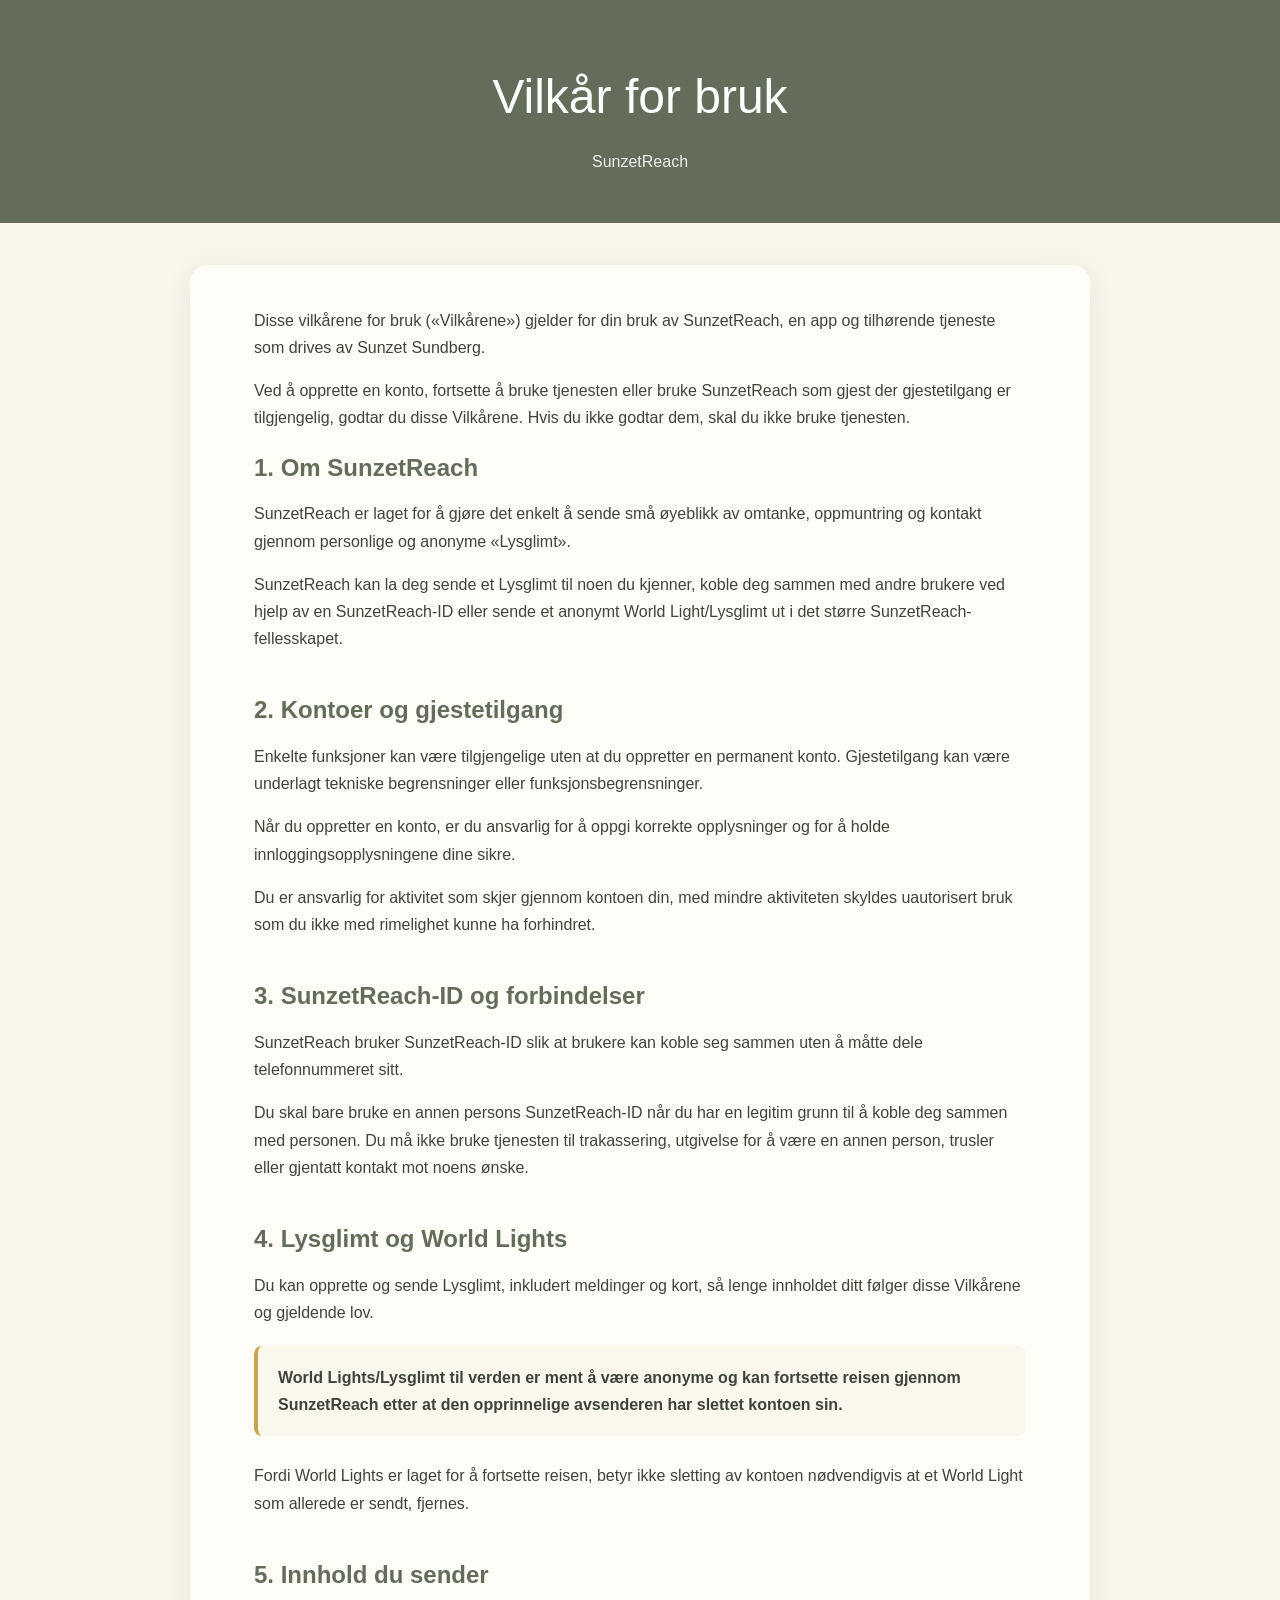
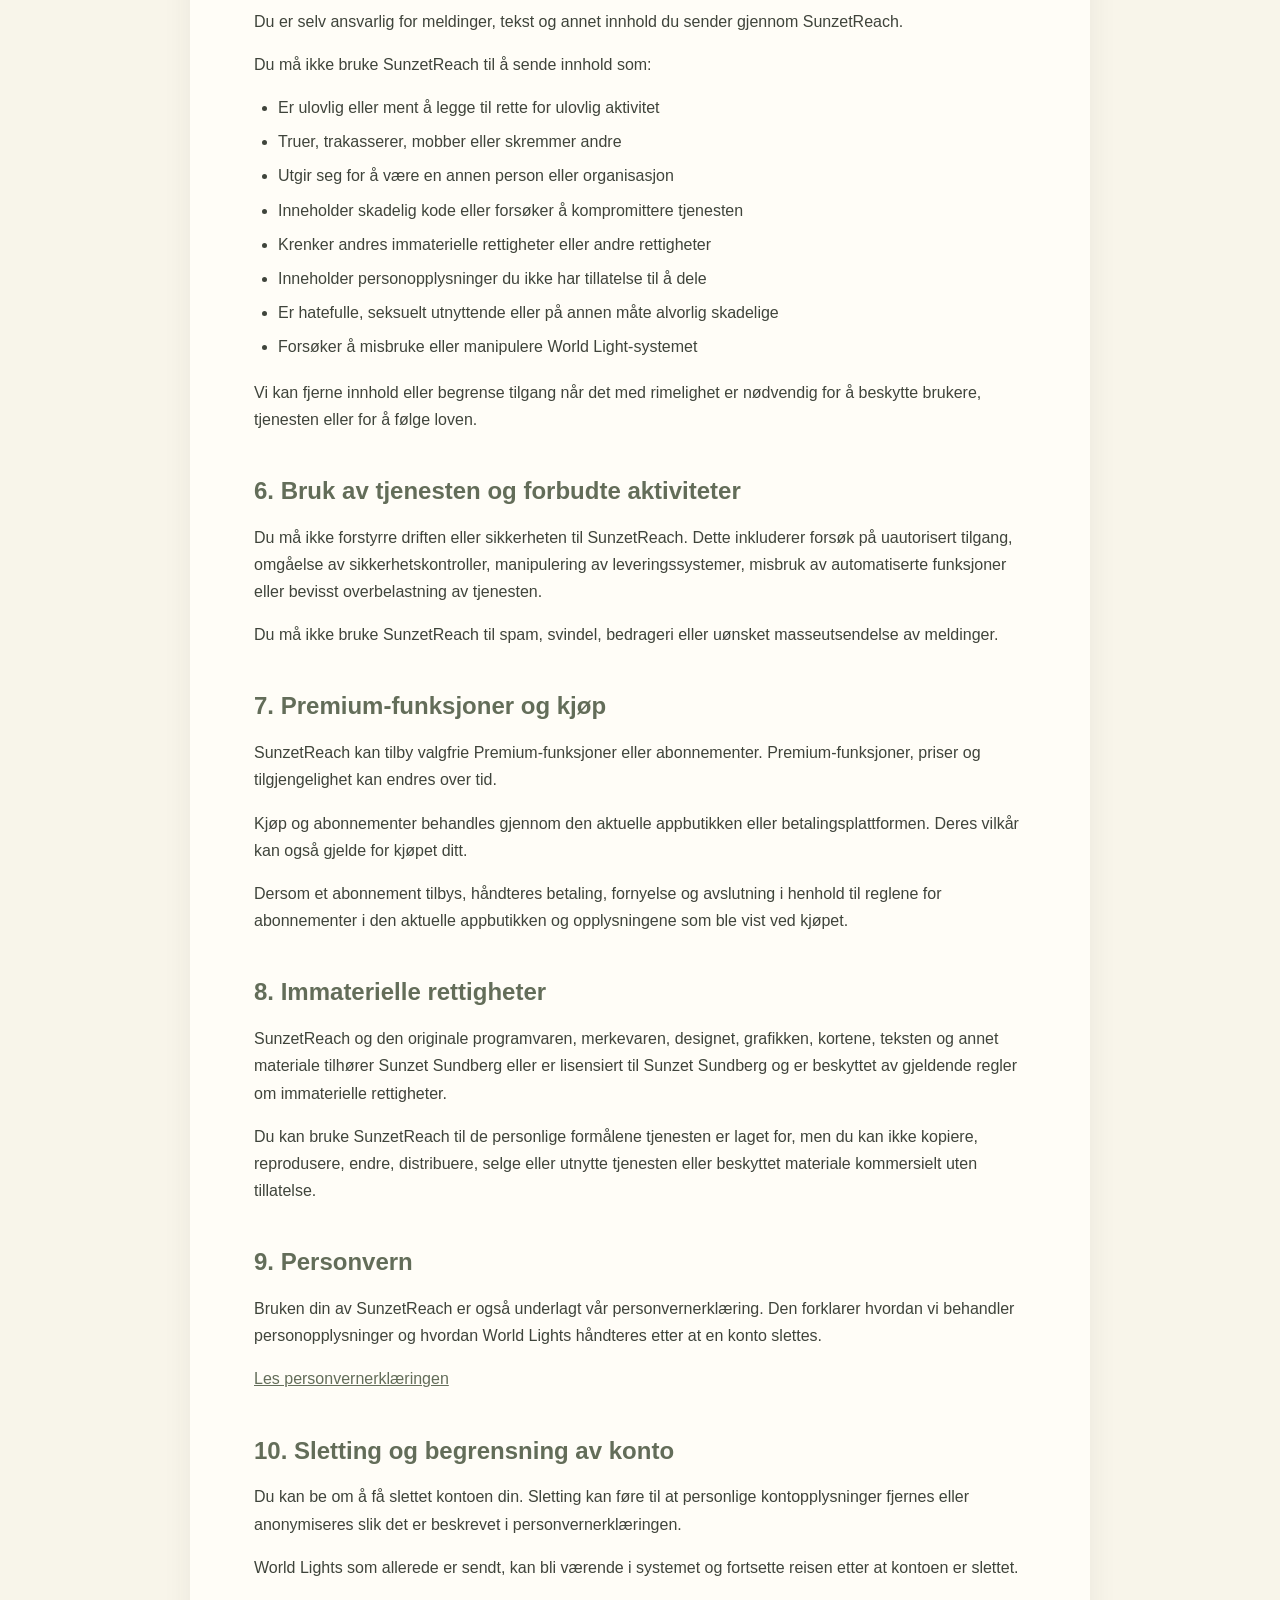
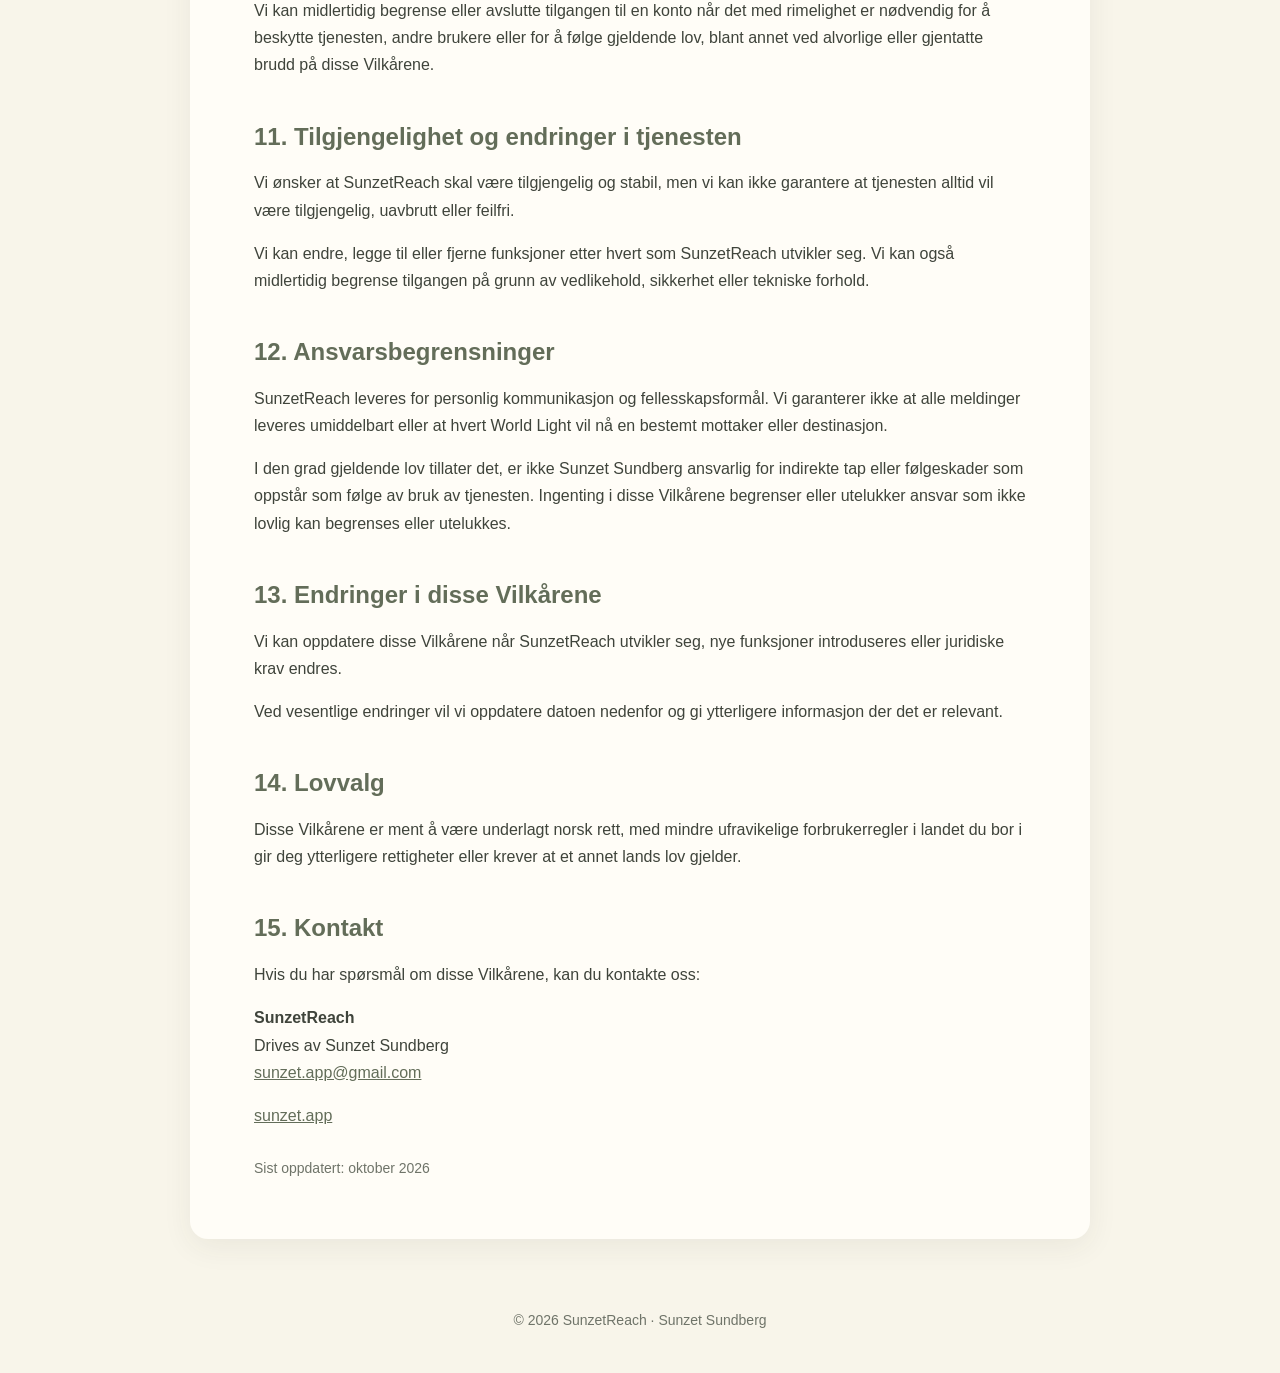
<file: terms-no.html>
<!DOCTYPE html>
<html lang="no">
<head>
  <meta charset="UTF-8">
  <meta name="viewport" content="width=device-width, initial-scale=1.0">
  <title>Vilkår for bruk | SunzetReach</title>
  <meta name="description" content="Vilkår for bruk av SunzetReach.">

  <style>
    :root {
      --sage: #636D59;
      --cream: #F8F5EA;
      --gold: #C9A44C;
      --text: #3f443b;
      --muted: #6f7469;
      --white: #fffdf7;
    }

    * {
      box-sizing: border-box;
    }

    body {
      margin: 0;
      background: var(--cream);
      color: var(--text);
      font-family: -apple-system, BlinkMacSystemFont, "Segoe UI", Roboto, Helvetica, Arial, sans-serif;
      line-height: 1.7;
    }

    header {
      background: var(--sage);
      color: white;
      padding: 56px 24px 48px;
      text-align: center;
    }

    header h1 {
      margin: 0 0 10px;
      font-size: clamp(32px, 6vw, 48px);
      font-weight: 500;
    }

    header p {
      margin: 0;
      opacity: .9;
    }

    main {
      width: min(900px, calc(100% - 40px));
      margin: 42px auto 70px;
      background: var(--white);
      padding: 42px clamp(24px, 6vw, 64px);
      border-radius: 18px;
      box-shadow: 0 8px 30px rgba(50,55,45,.07);
    }

    h2 {
      color: var(--sage);
      margin-top: 38px;
      margin-bottom: 12px;
      font-size: 24px;
    }

    h2:first-of-type {
      margin-top: 0;
    }

    p {
      margin: 0 0 16px;
    }

    ul {
      margin: 0 0 18px;
      padding-left: 24px;
    }

    li {
      margin-bottom: 7px;
    }

    .highlight {
      border-left: 4px solid var(--gold);
      background: #faf7ed;
      padding: 18px 20px;
      margin: 20px 0 26px;
      border-radius: 8px;
    }

    .updated {
      color: var(--muted);
      font-size: 14px;
      margin-top: 28px;
    }

    a {
      color: var(--sage);
    }

    footer {
      text-align: center;
      color: var(--muted);
      font-size: 14px;
      padding: 0 20px 40px;
    }

    @media (max-width: 600px) {
      header {
        padding: 42px 20px 36px;
      }

      main {
        width: calc(100% - 24px);
        margin-top: 24px;
        padding: 30px 22px;
        border-radius: 14px;
      }
    }
  </style>
</head>

<body>

<header>
  <h1>Vilkår for bruk</h1>
  <p>SunzetReach</p>
</header>

<main>

  <p>
    Disse vilkårene for bruk («Vilkårene») gjelder for din bruk av SunzetReach,
    en app og tilhørende tjeneste som drives av Sunzet Sundberg.
  </p>

  <p>
    Ved å opprette en konto, fortsette å bruke tjenesten eller bruke SunzetReach
    som gjest der gjestetilgang er tilgjengelig, godtar du disse Vilkårene.
    Hvis du ikke godtar dem, skal du ikke bruke tjenesten.
  </p>

  <h2>1. Om SunzetReach</h2>

  <p>
    SunzetReach er laget for å gjøre det enkelt å sende små øyeblikk av omtanke,
    oppmuntring og kontakt gjennom personlige og anonyme «Lysglimt».
  </p>

  <p>
    SunzetReach kan la deg sende et Lysglimt til noen du kjenner, koble deg
    sammen med andre brukere ved hjelp av en SunzetReach-ID eller sende et
    anonymt World Light/Lysglimt ut i det større SunzetReach-fellesskapet.
  </p>

  <h2>2. Kontoer og gjestetilgang</h2>

  <p>
    Enkelte funksjoner kan være tilgjengelige uten at du oppretter en permanent
    konto. Gjestetilgang kan være underlagt tekniske begrensninger eller
    funksjonsbegrensninger.
  </p>

  <p>
    Når du oppretter en konto, er du ansvarlig for å oppgi korrekte opplysninger
    og for å holde innloggingsopplysningene dine sikre.
  </p>

  <p>
    Du er ansvarlig for aktivitet som skjer gjennom kontoen din, med mindre
    aktiviteten skyldes uautorisert bruk som du ikke med rimelighet kunne ha
    forhindret.
  </p>

  <h2>3. SunzetReach-ID og forbindelser</h2>

  <p>
    SunzetReach bruker SunzetReach-ID slik at brukere kan koble seg sammen uten
    å måtte dele telefonnummeret sitt.
  </p>

  <p>
    Du skal bare bruke en annen persons SunzetReach-ID når du har en legitim
    grunn til å koble deg sammen med personen. Du må ikke bruke tjenesten til
    trakassering, utgivelse for å være en annen person, trusler eller gjentatt
    kontakt mot noens ønske.
  </p>

  <h2>4. Lysglimt og World Lights</h2>

  <p>
    Du kan opprette og sende Lysglimt, inkludert meldinger og kort, så lenge
    innholdet ditt følger disse Vilkårene og gjeldende lov.
  </p>

  <div class="highlight">
    <strong>
      World Lights/Lysglimt til verden er ment å være anonyme og kan fortsette
      reisen gjennom SunzetReach etter at den opprinnelige avsenderen har slettet kontoen sin.
    </strong>
  </div>

  <p>
    Fordi World Lights er laget for å fortsette reisen, betyr ikke sletting av
    kontoen nødvendigvis at et World Light som allerede er sendt, fjernes.
  </p>

  <h2>5. Innhold du sender</h2>

  <p>
    Du er selv ansvarlig for meldinger, tekst og annet innhold du sender gjennom
    SunzetReach.
  </p>

  <p>
    Du må ikke bruke SunzetReach til å sende innhold som:
  </p>

  <ul>
    <li>Er ulovlig eller ment å legge til rette for ulovlig aktivitet</li>
    <li>Truer, trakasserer, mobber eller skremmer andre</li>
    <li>Utgir seg for å være en annen person eller organisasjon</li>
    <li>Inneholder skadelig kode eller forsøker å kompromittere tjenesten</li>
    <li>Krenker andres immaterielle rettigheter eller andre rettigheter</li>
    <li>Inneholder personopplysninger du ikke har tillatelse til å dele</li>
    <li>Er hatefulle, seksuelt utnyttende eller på annen måte alvorlig skadelige</li>
    <li>Forsøker å misbruke eller manipulere World Light-systemet</li>
  </ul>

  <p>
    Vi kan fjerne innhold eller begrense tilgang når det med rimelighet er
    nødvendig for å beskytte brukere, tjenesten eller for å følge loven.
  </p>

  <h2>6. Bruk av tjenesten og forbudte aktiviteter</h2>

  <p>
    Du må ikke forstyrre driften eller sikkerheten til SunzetReach. Dette
    inkluderer forsøk på uautorisert tilgang, omgåelse av sikkerhetskontroller,
    manipulering av leveringssystemer, misbruk av automatiserte funksjoner eller
    bevisst overbelastning av tjenesten.
  </p>

  <p>
    Du må ikke bruke SunzetReach til spam, svindel, bedrageri eller uønsket
    masseutsendelse av meldinger.
  </p>

  <h2>7. Premium-funksjoner og kjøp</h2>

  <p>
    SunzetReach kan tilby valgfrie Premium-funksjoner eller abonnementer.
    Premium-funksjoner, priser og tilgjengelighet kan endres over tid.
  </p>

  <p>
    Kjøp og abonnementer behandles gjennom den aktuelle appbutikken eller
    betalingsplattformen. Deres vilkår kan også gjelde for kjøpet ditt.
  </p>

  <p>
    Dersom et abonnement tilbys, håndteres betaling, fornyelse og avslutning
    i henhold til reglene for abonnementer i den aktuelle appbutikken og
    opplysningene som ble vist ved kjøpet.
  </p>

  <h2>8. Immaterielle rettigheter</h2>

  <p>
    SunzetReach og den originale programvaren, merkevaren, designet, grafikken,
    kortene, teksten og annet materiale tilhører Sunzet Sundberg eller er lisensiert
    til Sunzet Sundberg og er beskyttet av gjeldende regler om immaterielle rettigheter.
  </p>

  <p>
    Du kan bruke SunzetReach til de personlige formålene tjenesten er laget for,
    men du kan ikke kopiere, reprodusere, endre, distribuere, selge eller utnytte
    tjenesten eller beskyttet materiale kommersielt uten tillatelse.
  </p>

  <h2>9. Personvern</h2>

  <p>
    Bruken din av SunzetReach er også underlagt vår personvernerklæring. Den
    forklarer hvordan vi behandler personopplysninger og hvordan World Lights
    håndteres etter at en konto slettes.
  </p>

  <p>
    <a href="privacy-no.html">Les personvernerklæringen</a>
  </p>

  <h2>10. Sletting og begrensning av konto</h2>

  <p>
    Du kan be om å få slettet kontoen din. Sletting kan føre til at personlige
    kontopplysninger fjernes eller anonymiseres slik det er beskrevet i
    personvernerklæringen.
  </p>

  <p>
    World Lights som allerede er sendt, kan bli værende i systemet og fortsette
    reisen etter at kontoen er slettet.
  </p>

  <p>
    Vi kan midlertidig begrense eller avslutte tilgangen til en konto når det
    med rimelighet er nødvendig for å beskytte tjenesten, andre brukere eller
    for å følge gjeldende lov, blant annet ved alvorlige eller gjentatte brudd
    på disse Vilkårene.
  </p>

  <h2>11. Tilgjengelighet og endringer i tjenesten</h2>

  <p>
    Vi ønsker at SunzetReach skal være tilgjengelig og stabil, men vi kan ikke
    garantere at tjenesten alltid vil være tilgjengelig, uavbrutt eller feilfri.
  </p>

  <p>
    Vi kan endre, legge til eller fjerne funksjoner etter hvert som SunzetReach
    utvikler seg. Vi kan også midlertidig begrense tilgangen på grunn av
    vedlikehold, sikkerhet eller tekniske forhold.
  </p>

  <h2>12. Ansvarsbegrensninger</h2>

  <p>
    SunzetReach leveres for personlig kommunikasjon og fellesskapsformål.
    Vi garanterer ikke at alle meldinger leveres umiddelbart eller at hvert
    World Light vil nå en bestemt mottaker eller destinasjon.
  </p>

  <p>
    I den grad gjeldende lov tillater det, er ikke Sunzet Sundberg ansvarlig
    for indirekte tap eller følgeskader som oppstår som følge av bruk av
    tjenesten. Ingenting i disse Vilkårene begrenser eller utelukker ansvar
    som ikke lovlig kan begrenses eller utelukkes.
  </p>

  <h2>13. Endringer i disse Vilkårene</h2>

  <p>
    Vi kan oppdatere disse Vilkårene når SunzetReach utvikler seg, nye
    funksjoner introduseres eller juridiske krav endres.
  </p>

  <p>
    Ved vesentlige endringer vil vi oppdatere datoen nedenfor og gi ytterligere
    informasjon der det er relevant.
  </p>

  <h2>14. Lovvalg</h2>

  <p>
    Disse Vilkårene er ment å være underlagt norsk rett, med mindre ufravikelige
    forbrukerregler i landet du bor i gir deg ytterligere rettigheter eller
    krever at et annet lands lov gjelder.
  </p>

  <h2>15. Kontakt</h2>

  <p>
    Hvis du har spørsmål om disse Vilkårene, kan du kontakte oss:
  </p>

  <p>
    <strong>SunzetReach</strong><br>
    Drives av Sunzet Sundberg<br>
    <a href="mailto:sunzet.app@gmail.com">sunzet.app@gmail.com</a>
  </p>

  <p>
    <a href="https://sunzet.app">sunzet.app</a>
  </p>

  <p class="updated">
    Sist oppdatert: oktober 2026
  </p>

</main>

<footer>
  © 2026 SunzetReach · Sunzet Sundberg
</footer>

</body>
</html>
</file>
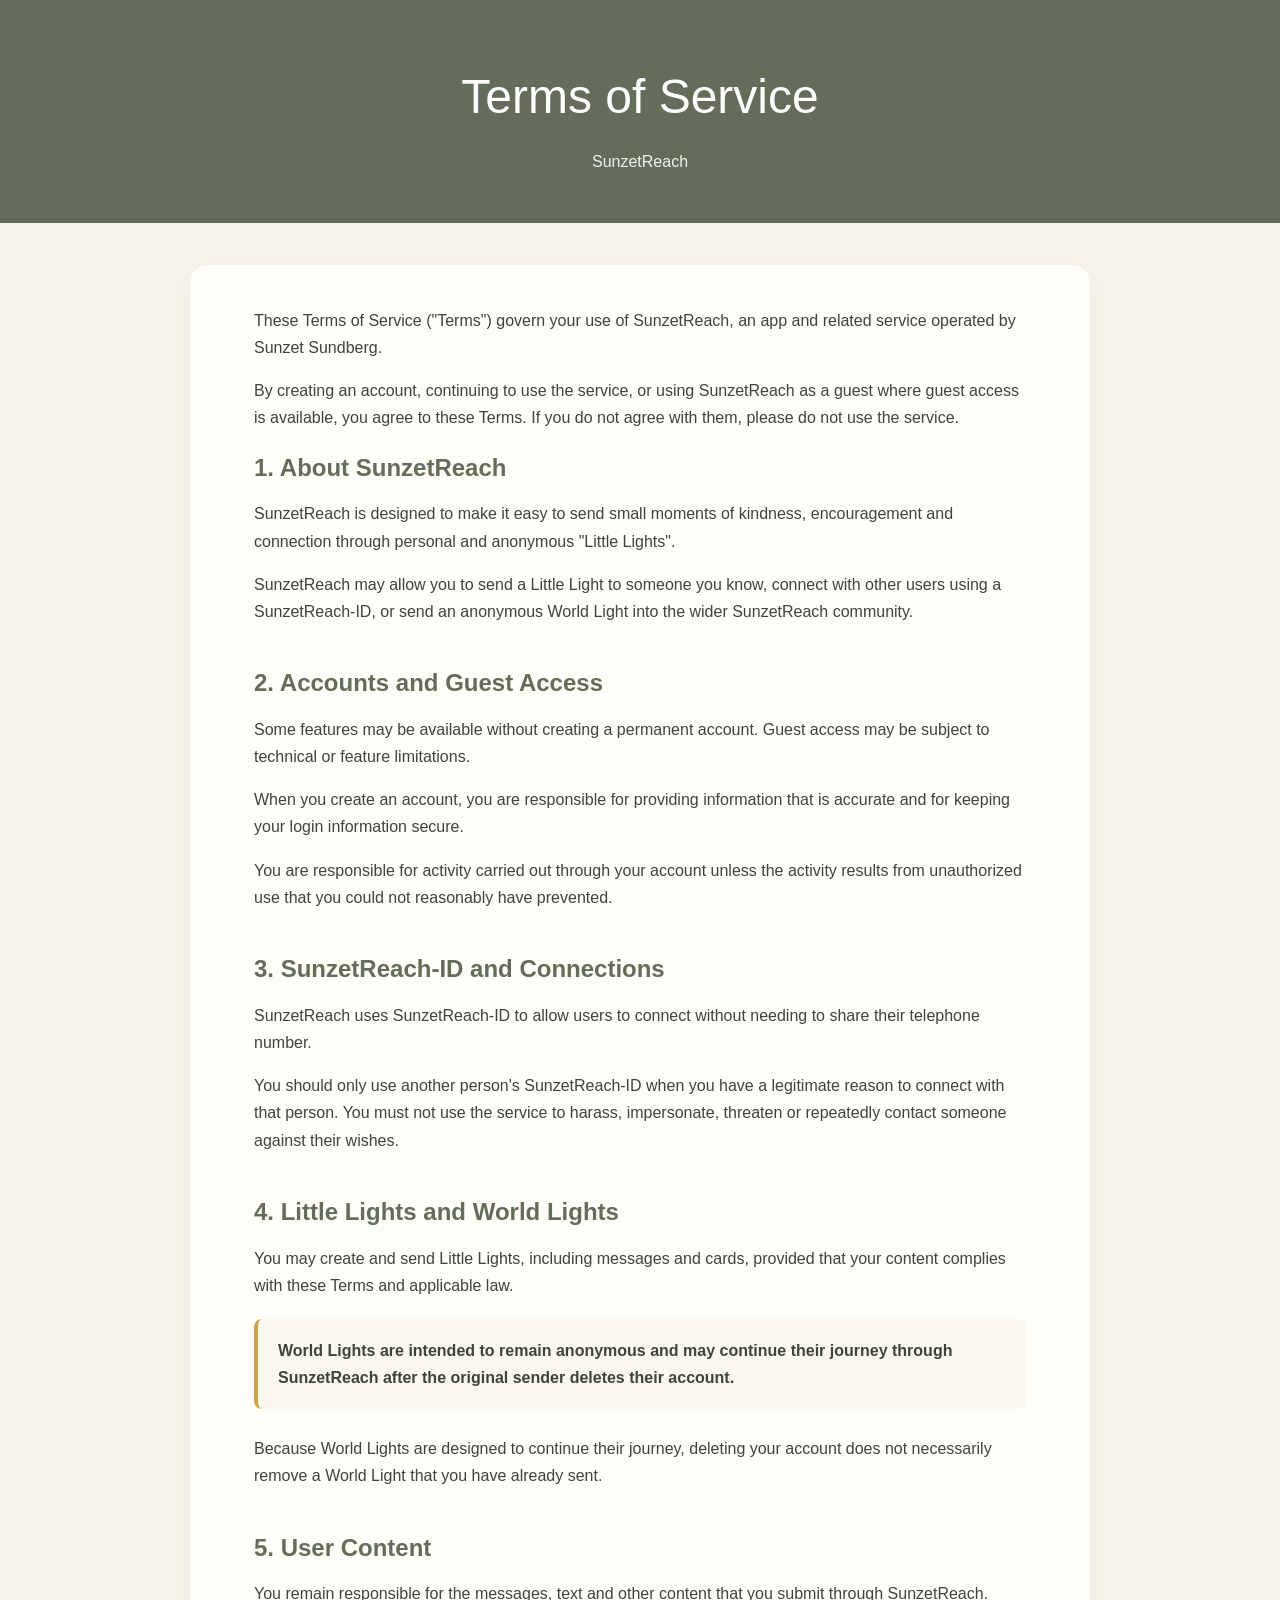
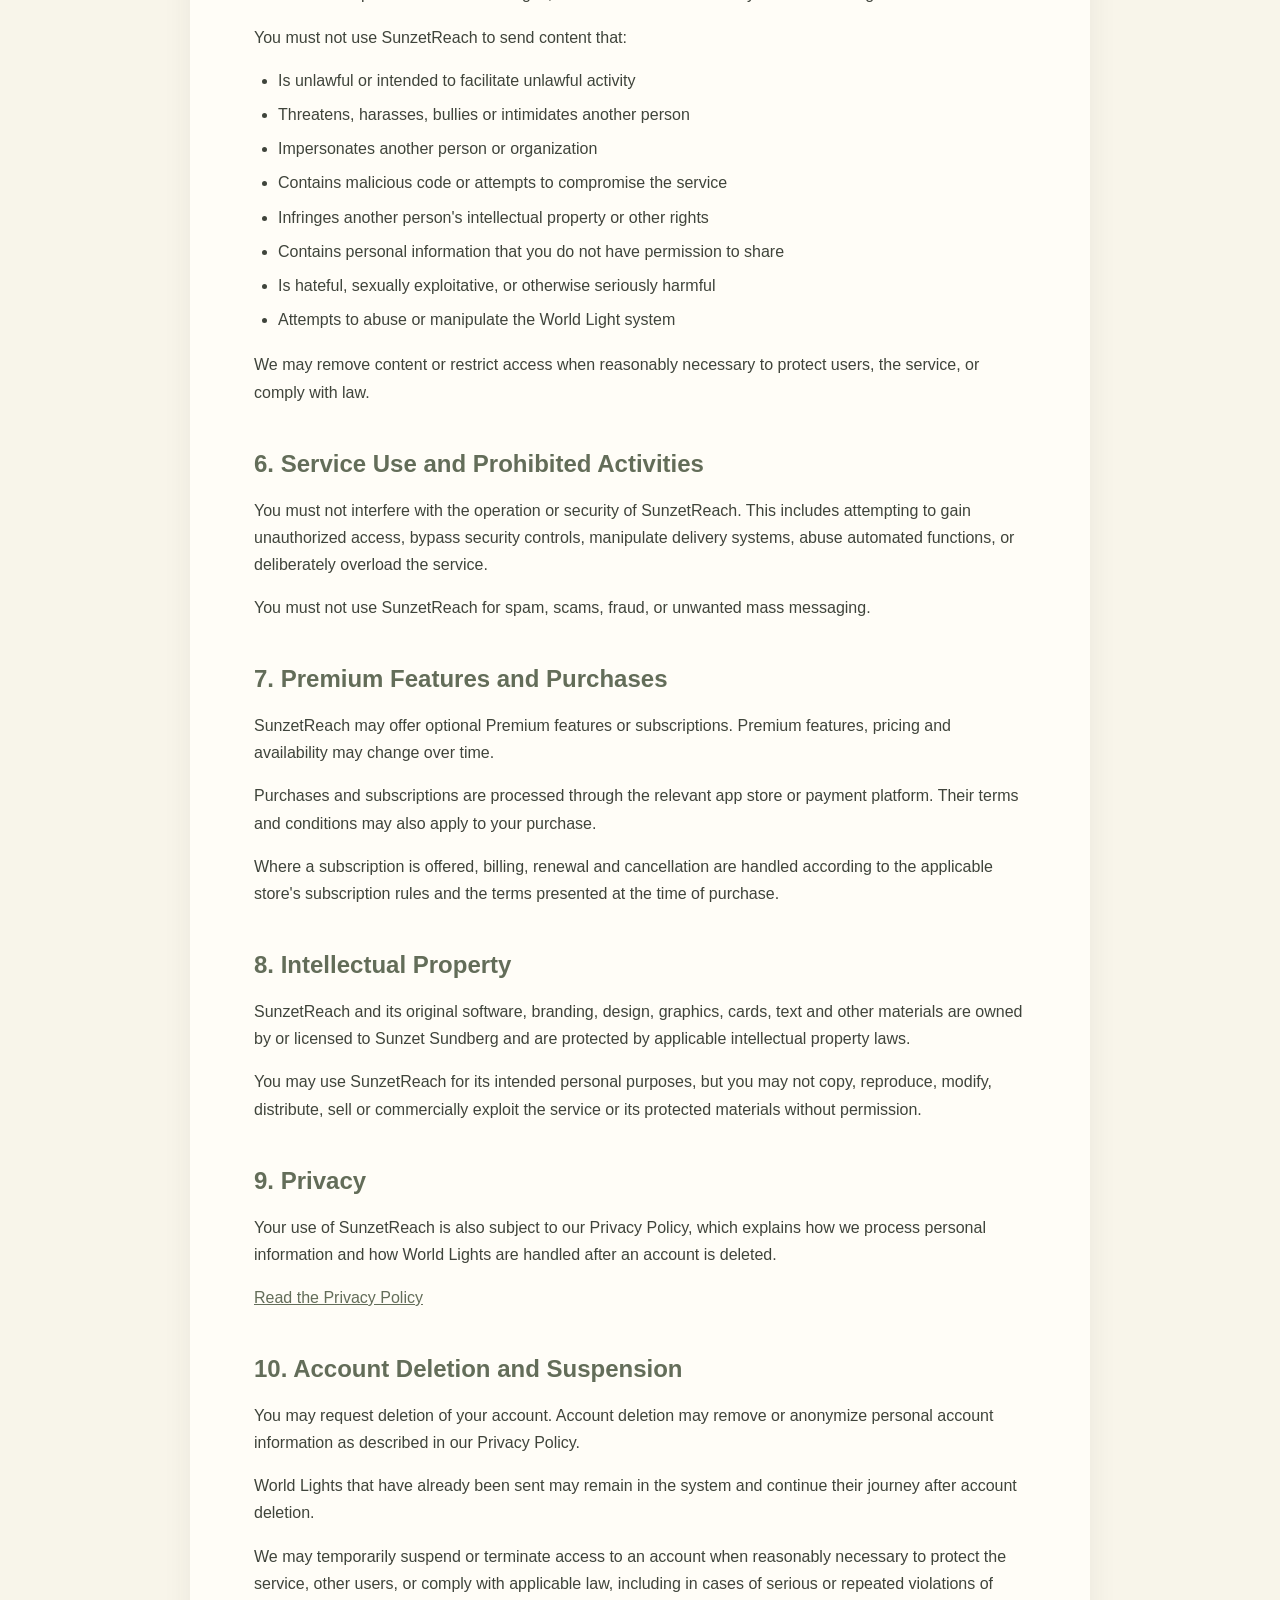
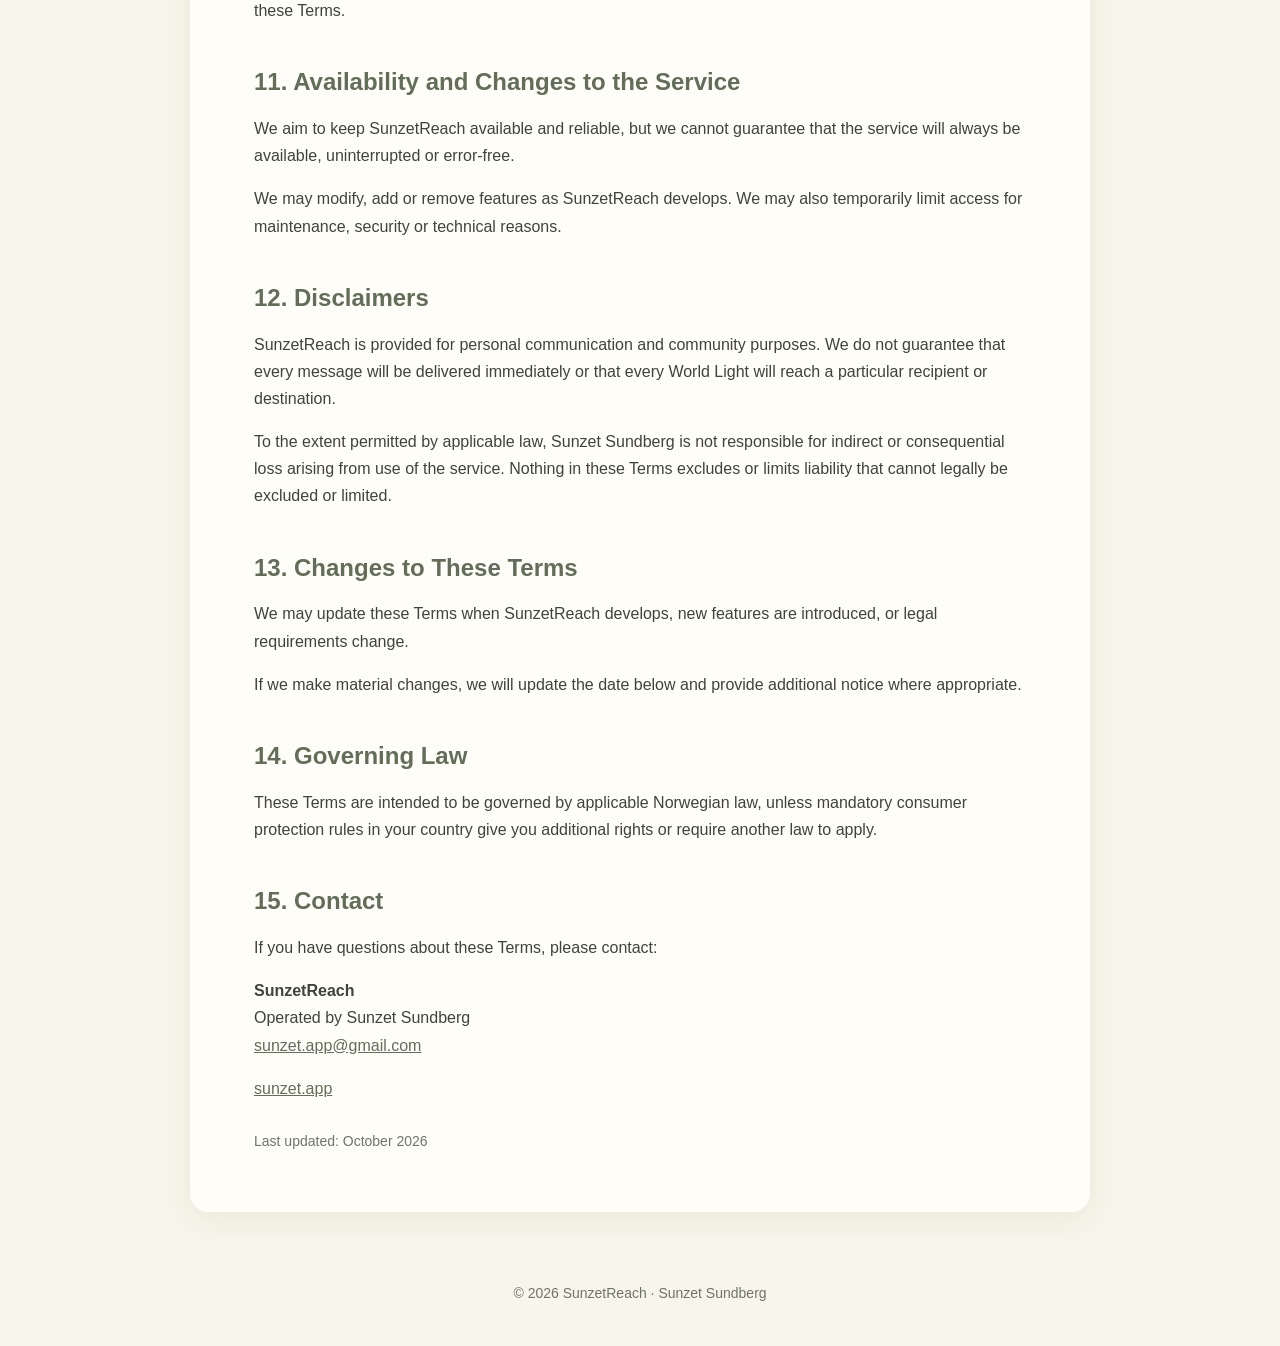
<file: terms.html>
<!DOCTYPE html>
<html lang="en">
<head>
  <meta charset="UTF-8">
  <meta name="viewport" content="width=device-width, initial-scale=1.0">
  <title>Terms of Service | SunzetReach</title>
  <meta name="description" content="Terms of Service for SunzetReach.">

  <style>
    :root {
      --sage: #636D59;
      --cream: #F8F5EA;
      --gold: #C9A44C;
      --text: #3f443b;
      --muted: #6f7469;
      --white: #fffdf7;
    }

    * {
      box-sizing: border-box;
    }

    body {
      margin: 0;
      background: var(--cream);
      color: var(--text);
      font-family: -apple-system, BlinkMacSystemFont, "Segoe UI", Roboto, Helvetica, Arial, sans-serif;
      line-height: 1.7;
    }

    header {
      background: var(--sage);
      color: white;
      padding: 56px 24px 48px;
      text-align: center;
    }

    header h1 {
      margin: 0 0 10px;
      font-size: clamp(32px, 6vw, 48px);
      font-weight: 500;
    }

    header p {
      margin: 0;
      opacity: .9;
    }

    main {
      width: min(900px, calc(100% - 40px));
      margin: 42px auto 70px;
      background: var(--white);
      padding: 42px clamp(24px, 6vw, 64px);
      border-radius: 18px;
      box-shadow: 0 8px 30px rgba(50,55,45,.07);
    }

    h2 {
      color: var(--sage);
      margin-top: 38px;
      margin-bottom: 12px;
      font-size: 24px;
    }

    h2:first-of-type {
      margin-top: 0;
    }

    p {
      margin: 0 0 16px;
    }

    ul {
      margin: 0 0 18px;
      padding-left: 24px;
    }

    li {
      margin-bottom: 7px;
    }

    .highlight {
      border-left: 4px solid var(--gold);
      background: #faf7ed;
      padding: 18px 20px;
      margin: 20px 0 26px;
      border-radius: 8px;
    }

    .updated {
      color: var(--muted);
      font-size: 14px;
      margin-top: 28px;
    }

    a {
      color: var(--sage);
    }

    footer {
      text-align: center;
      color: var(--muted);
      font-size: 14px;
      padding: 0 20px 40px;
    }

    @media (max-width: 600px) {
      header {
        padding: 42px 20px 36px;
      }

      main {
        width: calc(100% - 24px);
        margin-top: 24px;
        padding: 30px 22px;
        border-radius: 14px;
      }
    }
  </style>
</head>

<body>

<header>
  <h1>Terms of Service</h1>
  <p>SunzetReach</p>
</header>

<main>

  <p>
    These Terms of Service ("Terms") govern your use of SunzetReach,
    an app and related service operated by Sunzet Sundberg.
  </p>

  <p>
    By creating an account, continuing to use the service, or using
    SunzetReach as a guest where guest access is available, you agree to
    these Terms. If you do not agree with them, please do not use the service.
  </p>

  <h2>1. About SunzetReach</h2>

  <p>
    SunzetReach is designed to make it easy to send small moments of kindness,
    encouragement and connection through personal and anonymous "Little Lights".
  </p>

  <p>
    SunzetReach may allow you to send a Little Light to someone you know,
    connect with other users using a SunzetReach-ID, or send an anonymous
    World Light into the wider SunzetReach community.
  </p>

  <h2>2. Accounts and Guest Access</h2>

  <p>
    Some features may be available without creating a permanent account.
    Guest access may be subject to technical or feature limitations.
  </p>

  <p>
    When you create an account, you are responsible for providing information
    that is accurate and for keeping your login information secure.
  </p>

  <p>
    You are responsible for activity carried out through your account unless
    the activity results from unauthorized use that you could not reasonably
    have prevented.
  </p>

  <h2>3. SunzetReach-ID and Connections</h2>

  <p>
    SunzetReach uses SunzetReach-ID to allow users to connect without needing
    to share their telephone number.
  </p>

  <p>
    You should only use another person's SunzetReach-ID when you have a
    legitimate reason to connect with that person. You must not use the
    service to harass, impersonate, threaten or repeatedly contact someone
    against their wishes.
  </p>

  <h2>4. Little Lights and World Lights</h2>

  <p>
    You may create and send Little Lights, including messages and cards,
    provided that your content complies with these Terms and applicable law.
  </p>

  <div class="highlight">
    <strong>
      World Lights are intended to remain anonymous and may continue their
      journey through SunzetReach after the original sender deletes their account.
    </strong>
  </div>

  <p>
    Because World Lights are designed to continue their journey, deleting your
    account does not necessarily remove a World Light that you have already sent.
  </p>

  <h2>5. User Content</h2>

  <p>
    You remain responsible for the messages, text and other content that you
    submit through SunzetReach.
  </p>

  <p>
    You must not use SunzetReach to send content that:
  </p>

  <ul>
    <li>Is unlawful or intended to facilitate unlawful activity</li>
    <li>Threatens, harasses, bullies or intimidates another person</li>
    <li>Impersonates another person or organization</li>
    <li>Contains malicious code or attempts to compromise the service</li>
    <li>Infringes another person's intellectual property or other rights</li>
    <li>Contains personal information that you do not have permission to share</li>
    <li>Is hateful, sexually exploitative, or otherwise seriously harmful</li>
    <li>Attempts to abuse or manipulate the World Light system</li>
  </ul>

  <p>
    We may remove content or restrict access when reasonably necessary to
    protect users, the service, or comply with law.
  </p>

  <h2>6. Service Use and Prohibited Activities</h2>

  <p>
    You must not interfere with the operation or security of SunzetReach.
    This includes attempting to gain unauthorized access, bypass security
    controls, manipulate delivery systems, abuse automated functions, or
    deliberately overload the service.
  </p>

  <p>
    You must not use SunzetReach for spam, scams, fraud, or unwanted mass
    messaging.
  </p>

  <h2>7. Premium Features and Purchases</h2>

  <p>
    SunzetReach may offer optional Premium features or subscriptions.
    Premium features, pricing and availability may change over time.
  </p>

  <p>
    Purchases and subscriptions are processed through the relevant app store
    or payment platform. Their terms and conditions may also apply to your
    purchase.
  </p>

  <p>
    Where a subscription is offered, billing, renewal and cancellation are
    handled according to the applicable store's subscription rules and the
    terms presented at the time of purchase.
  </p>

  <h2>8. Intellectual Property</h2>

  <p>
    SunzetReach and its original software, branding, design, graphics, cards,
    text and other materials are owned by or licensed to Sunzet Sundberg and
    are protected by applicable intellectual property laws.
  </p>

  <p>
    You may use SunzetReach for its intended personal purposes, but you may not
    copy, reproduce, modify, distribute, sell or commercially exploit the
    service or its protected materials without permission.
  </p>

  <h2>9. Privacy</h2>

  <p>
    Your use of SunzetReach is also subject to our Privacy Policy, which
    explains how we process personal information and how World Lights are
    handled after an account is deleted.
  </p>

  <p>
    <a href="privacy.html">Read the Privacy Policy</a>
  </p>

  <h2>10. Account Deletion and Suspension</h2>

  <p>
    You may request deletion of your account. Account deletion may remove or
    anonymize personal account information as described in our Privacy Policy.
  </p>

  <p>
    World Lights that have already been sent may remain in the system and
    continue their journey after account deletion.
  </p>

  <p>
    We may temporarily suspend or terminate access to an account when reasonably
    necessary to protect the service, other users, or comply with applicable law,
    including in cases of serious or repeated violations of these Terms.
  </p>

  <h2>11. Availability and Changes to the Service</h2>

  <p>
    We aim to keep SunzetReach available and reliable, but we cannot guarantee
    that the service will always be available, uninterrupted or error-free.
  </p>

  <p>
    We may modify, add or remove features as SunzetReach develops. We may also
    temporarily limit access for maintenance, security or technical reasons.
  </p>

  <h2>12. Disclaimers</h2>

  <p>
    SunzetReach is provided for personal communication and community purposes.
    We do not guarantee that every message will be delivered immediately or
    that every World Light will reach a particular recipient or destination.
  </p>

  <p>
    To the extent permitted by applicable law, Sunzet Sundberg is not responsible
    for indirect or consequential loss arising from use of the service.
    Nothing in these Terms excludes or limits liability that cannot legally be
    excluded or limited.
  </p>

  <h2>13. Changes to These Terms</h2>

  <p>
    We may update these Terms when SunzetReach develops, new features are
    introduced, or legal requirements change.
  </p>

  <p>
    If we make material changes, we will update the date below and provide
    additional notice where appropriate.
  </p>

  <h2>14. Governing Law</h2>

  <p>
    These Terms are intended to be governed by applicable Norwegian law,
    unless mandatory consumer protection rules in your country give you
    additional rights or require another law to apply.
  </p>

  <h2>15. Contact</h2>

  <p>
    If you have questions about these Terms, please contact:
  </p>

  <p>
    <strong>SunzetReach</strong><br>
    Operated by Sunzet Sundberg<br>
    <a href="mailto:sunzet.app@gmail.com">sunzet.app@gmail.com</a>
  </p>

  <p>
    <a href="https://sunzet.app">sunzet.app</a>
  </p>

  <p class="updated">
    Last updated: October 2026
  </p>

</main>

<footer>
  © 2026 SunzetReach · Sunzet Sundberg
</footer>

</body>
</html>
</file>
<file: style.css>
:root {
  --cream: #f8f5ea;
  --cream-light: #fcfaf5;
  --white: #ffffff;
  --sage-soft: #edf1e9;
  --sage: #7a886f;
  --olive: #636d59;
  --olive-dark: #505b49;
  --gold: #c9a44c;
  --gold-light: #ead7a6;
  --text: #3e4038;
  --muted: #74766d;
  --line: rgba(62, 64, 56, 0.1);
  --page-width: 1180px;
  --card-radius: 22px;
}

/* ========================================
   RESET
======================================== */

* {
  box-sizing: border-box;
}

html {
  scroll-behavior: smooth;
}

body {
  margin: 0;
  color: var(--text);
  background: linear-gradient(
      145deg,
      #f3f5ed 0%,
      var(--cream) 46%,
      #faf7ef 100%
    );
  font-family: "Inter", sans-serif;
  -webkit-font-smoothing: antialiased;
  text-rendering: optimizeLegibility;
}

img {
  display: block;
  max-width: 100%;
}

a {
  color: inherit;
  text-decoration: none;
}

button {
  font: inherit;
}

button,
a {
  -webkit-tap-highlight-color: transparent;
}

.page-shell {
  width: min(
    calc(100% - 48px),
    var(--page-width)
  );
  margin: 0 auto;
}

/* ========================================
   HEADER
======================================== */

.site-header {
  position: sticky;
  top: 0;
  z-index: 20;
  background: rgba(248, 245, 234, 0.94);
  border-bottom: 1px solid
    rgba(62, 64, 56, 0.07);
  backdrop-filter: blur(12px);
}

.header-inner {
  min-height: 70px;
  display: flex;
  align-items: center;
  justify-content: space-between;
  gap: 28px;
}

.brand {
  display: inline-flex;
  align-items: center;
  gap: 10px;
  flex-shrink: 0;
}

.brand-logo {
  width: 120px;
  height: 60px;
  object-fit: contain;
  display: block;
}

.brand-name {
  font-family: "Cormorant Garamond",
    serif;
  font-size: 24px;
  font-weight: 600;
  letter-spacing: 0.04em;
}

.header-actions {
  display: flex;
  align-items: center;
  gap: 28px;
}

.main-nav {
  display: flex;
  align-items: center;
  gap: 23px;
}

.main-nav a {
  color: var(--muted);
  font-size: 10px;
  font-weight: 600;
  transition: color 160ms ease,
    transform 160ms ease;
}

.main-nav a:hover {
  color: var(--olive);
  transform: translateY(-1px);
}

.language-switch {
  display: flex;
  align-items: center;
  gap: 7px;
  color: rgba(62, 64, 56, 0.3);
}

.language-button {
  padding: 4px 2px;
  border: none;
  background: transparent;
  color: var(--muted);
  font-size: 10px;
  font-weight: 700;
  cursor: pointer;
  transition: color 160ms ease,
    transform 160ms ease;
}

.language-button:hover {
  color: var(--olive);
  transform: translateY(-1px);
}

.language-button.active {
  color: var(--gold);
}

/* ========================================
   TYPOGRAFI
======================================== */

.eyebrow {
  margin: 0 0 12px;
  color: var(--gold);
  font-size: 9px;
  font-weight: 700;
  letter-spacing: 0.2em;
  text-transform: uppercase;
}

.section-heading {
  max-width: 720px;
  margin-bottom: 30px;
}

.section-heading.centered {
  margin-right: auto;
  margin-left: auto;
  text-align: center;
}

.section-heading h2,
.intro-heading h2,
.connection-copy h2,
.premium-copy h2,
.download-copy h2 {
  margin: 0;
  font-family: "Cormorant Garamond",
    serif;
  font-weight: 600;
  letter-spacing: -0.025em;
}

.section-heading h2 {
  font-size: clamp(35px, 3.5vw, 48px);
  line-height: 1.04;
}

/* ========================================
   HERO
======================================== */

.hero-section {
  padding: 76px 0 84px;
}

.hero-grid {
  display: grid;
  grid-template-columns: minmax(0, 0.95fr)
    minmax(0, 1.05fr);
  align-items: center;
  gap: 70px;
}

.hero-copy {
  max-width: 570px;
}

.hero-copy h1 {
  margin: 0;
  max-width: 560px;
  font-family: "Cormorant Garamond",
    serif;
  font-size: clamp(48px, 5.2vw, 72px);
  font-weight: 500;
  line-height: 0.98;
  letter-spacing: -0.045em;
  color: var(--olive-dark);
}

.hero-text {
  max-width: 540px;
  margin: 24px 0 0;
  color: var(--muted);
  font-size: 13px;
  line-height: 1.85;
}

.hero-buttons {
  margin-top: 29px;
  display: flex;
  flex-wrap: wrap;
  gap: 11px;
}

.primary-button,
.secondary-button {
  display: inline-flex;
  align-items: center;
  justify-content: center;
  min-height: 43px;
  padding: 11px 22px;
  border-radius: 999px;
  font-size: 10px;
  font-weight: 700;
  transition: transform 170ms ease,
    background-color 170ms ease,
    border-color 170ms ease;
}

.primary-button {
  background: var(--olive);
  color: var(--white);
  border: 1px solid
    var(--olive);
}

.primary-button:hover {
  transform: translateY(-2px);
  background: var(--olive-dark);
}

.secondary-button {
  background: transparent;
  color: var(--olive);
  border: 1px solid
    rgba(99, 109, 89, 0.28);
}

.secondary-button:hover {
  transform: translateY(-2px);
  border-color: var(--gold);
  background: rgba(255, 255, 255, 0.5);
}

/* ========================================
   HERO ART
======================================== */

.hero-art {
  display: flex;
  align-items: center;
  justify-content: center;
  width: 100%;
  min-width: 0;
  min-height: 0;
  height: auto;
  padding: 0;
}

.hero-logo-card {
  display: flex;
  flex-direction: column;
  align-items: center;
  width: 100%;
  max-width: 100%;
  min-width: 0;
  min-height: 0;
  height: auto;
  margin: 0 auto;
  padding: 0;
  border: 0;
  border-radius: 0;
  background: transparent;
  box-shadow: none;
  overflow: visible;
}

/* The wrapper is deliberately invisible: the image owns its rounded corners and shadow. */

.hero-image-frame {
  display: block;
  width: 100%;
  max-width: 100%;
  min-width: 0;
  margin: 0;
  padding: 0;
  border: 0;
  border-radius: 0;
  background: transparent;
  box-shadow: none;
  overflow: visible;
}

.hero-logo-card img.hero-logo {
  display: block;
  width: 100%;
  max-width: 100%;
  height: auto;
  aspect-ratio: 4 / 3;
  object-fit: cover;
  object-position: center;
  margin: 0;
  border: 0;
  border-radius: 24px;
  background: transparent;
  box-shadow: 0 18px 42px rgba(50, 55, 45, 0.14);
}

.hero-logo-line {
  position: relative;
  z-index: 1;
  flex: 0 0 auto;
  width: 64px;
  height: 2px;
  margin: 22px auto 10px;
  border-radius: 2px;
  background: var(--gold);
}

.hero-logo-card p {
  position: relative;
  z-index: 1;
  max-width: 100%;
  margin: 0;
  padding: 0 8px;
  color: var(--olive);
  font-size: 10px;
  font-weight: 600;
  letter-spacing: 0.2em;
  text-transform: uppercase;
  text-align: center;
  overflow-wrap: anywhere;
}

/* ========================================
   INTRO
======================================== */

.intro-section {
  padding: 82px 0;
  border-top: 1px solid
    rgba(62, 64, 56, 0.06);
  background: rgba(255, 255, 255, 0.28);
}

.intro-grid {
  display: grid;
  grid-template-columns: minmax(0, 0.9fr)
    minmax(0, 1.1fr);
  gap: 90px;
}

.intro-heading h2 {
  max-width: 520px;
  font-size: clamp(39px, 4vw, 56px);
  line-height: 1.03;
}

.intro-copy {
  max-width: 600px;
}

.intro-copy p {
  margin: 0;
  color: var(--muted);
  font-size: 13px;
  line-height: 1.85;
}

.intro-copy p + p {
  margin-top: 23px;
}

/* ========================================
   FEATURES
======================================== */

.feature-grid {
  display: grid;
  grid-template-columns: repeat(3, minmax(0, 1fr));
  gap: 16px;
}

.feature-card {
  min-height: 255px;
  padding: 25px;
  border: 1px solid var(--line);
  border-radius: var(--card-radius);
  background: rgba(255, 255, 255, 0.82);
  box-shadow: 0 10px 28px
    rgba(62, 64, 56, 0.04);
  transition: transform 180ms ease,
    border-color 180ms ease,
    box-shadow 180ms ease;
}

.feature-card:hover {
  transform: translateY(-4px);
  border-color: rgba(201, 164, 76, 0.3);
  box-shadow: 0 17px 36px
    rgba(62, 64, 56, 0.065);
}

.feature-icon {
  width: 50px;
  height: 50px;
  display: flex;
  align-items: center;
  justify-content: center;
  border-radius: 50%;
  background: var(--sage-soft);
  color: var(--olive);
  font-family: "Cormorant Garamond",
    serif;
  font-size: 24px;
  font-weight: 600;
}

.feature-number {
  margin: 25px 0 0;
  color: var(--gold);
  font-size: 8px;
  font-weight: 800;
  letter-spacing: 0.18em;
}

.feature-card h3 {
  margin: 8px 0 0;
  font-family: "Cormorant Garamond",
    serif;
  font-size: 29px;
  font-weight: 600;
  line-height: 1.05;
  color: var(--olive-dark);
}

.feature-card > p:last-child {
  margin: 15px 0 0;
  color: var(--muted);
  font-size: 10px;
  line-height: 1.75;
}

/* ========================================
   STEPS
======================================== */

.steps-section {
  padding: 78px 0;
  border-top: 1px solid
    rgba(62, 64, 56, 0.055);
  background: rgba(255, 255, 255, 0.3);
}

.steps-grid {
  margin-top: 35px;
  display: grid;
  grid-template-columns: repeat(3, minmax(0, 1fr));
  gap: 0;
  border-top: 1px solid
    rgba(62, 64, 56, 0.1);
  border-bottom: 1px solid
    rgba(62, 64, 56, 0.1);
}

.step-card {
  min-height: 225px;
  padding: 31px;
  border-right: 1px solid
    rgba(62, 64, 56, 0.1);
}

.step-card:last-child {
  border-right: none;
}

.step-number {
  color: var(--gold);
  font-size: 9px;
  font-weight: 800;
  letter-spacing: 0.18em;
}

.step-card h3 {
  margin: 24px 0 0;
  font-family: "Cormorant Garamond",
    serif;
  font-size: 31px;
  font-weight: 600;
  line-height: 1;
  color: var(--olive-dark);
}

.step-card p {
  margin: 16px 0 0;
  color: var(--muted);
  font-size: 10px;
  line-height: 1.75;
}

/* ========================================
   CARDS
======================================== */

.section-intro {
  max-width: 600px;
  margin: 18px auto 0;
  color: var(--muted);
  font-size: 12px;
  line-height: 1.8;
}

.card-message {
  min-height: 220px;
  margin-top: 34px;
  display: flex;
  align-items: center;
  justify-content: center;
  border: 1px solid
    rgba(201, 164, 76, 0.2);
  border-radius: 26px;
  background: linear-gradient(
      135deg,
      rgba(255, 255, 255, 0.85),
      rgba(237, 241, 233, 0.8)
    );
  box-shadow: 0 14px 35px
    rgba(62, 64, 56, 0.045);
}

.card-message p {
  margin: 0;
  color: var(--olive);
  font-family: "Cormorant Garamond",
    serif;
  font-size: 31px;
  font-weight: 600;
  text-align: center;
}

/* ========================================
   CONNECTIONS
======================================== */

.connection-inner {
  display: grid;
  grid-template-columns: minmax(0, 1fr)
    minmax(300px, 0.7fr);
  align-items: center;
  gap: 80px;
}

.connection-copy {
  max-width: 650px;
}

.connection-copy h2 {
  font-size: clamp(39px, 4vw, 56px);
  line-height: 1.03;
  color: var(--olive-dark);
}

.connection-copy > p:last-child {
  max-width: 580px;
  margin: 21px 0 0;
  color: var(--muted);
  font-size: 12px;
  line-height: 1.8;
}

.connection-card > span {
  color: var(--gold);
  font-size: 8px;
  font-weight: 800;
  letter-spacing: 0.2em;
}

.connection-card p {
  margin: 10px 0 0;
  color: var(--muted);
  font-size: 10px;
  line-height: 1.7;
}

/* ========================================
   PREMIUM
======================================== */

.premium-copy > p:last-child {
  max-width: 620px;
  margin: 18px 0 0;
  color: var(--muted);
  font-size: 12px;
  line-height: 1.8;
}

/* ========================================
   DOWNLOAD
======================================== */

.download-copy > p:last-child {
  margin: 15px 0 0;
  color: rgba(255, 255, 255, 0.76);
  font-size: 11px;
  line-height: 1.7;
}

/* ========================================
   FOOTER
======================================== */

.site-footer {
  padding: 27px 0;
  background: var(--white);
}

.footer-inner {
  display: grid;
  grid-template-columns: auto
    1fr
    auto;
  align-items: center;
  gap: 30px;
}

.footer-brand {
  display: flex;
  align-items: center;
  gap: 9px;
  font-family: "Cormorant Garamond",
    serif;
  font-size: 19px;
  font-weight: 600;
  letter-spacing: 0.04em;
}

.footer-brand img {
  width: 120px;
  height: 60px;
  object-fit: contain;
  display: block;
}

.footer-links {
  display: flex;
  flex-wrap: wrap;
  justify-content: center;
  gap: 0;
}

.footer-links a {
  padding: 0 15px;
  border-right: 1px solid
    rgba(62, 64, 56, 0.18);
  color: var(--muted);
  font-size: 8px;
  font-weight: 600;
  transition: color 160ms ease;
}

.footer-links a:last-child {
  border-right: none;
}

.footer-links a:hover {
  color: var(--text);
}

.footer-inner > p {
  margin: 0;
  color: var(--muted);
  font-size: 8px;
}

/* ========================================
   FOKUS
======================================== */

.language-button,
.main-nav a,
.primary-button,
.secondary-button,
.download-button,
.footer-links a {
  outline-offset: 3px;
}

.language-button:focus-visible,
.main-nav a:focus-visible,
.primary-button:focus-visible,
.secondary-button:focus-visible,
.download-button:focus-visible,
.footer-links a:focus-visible {
  outline: 2px solid
    rgba(201, 164, 76, 0.55);
}

/* ========================================
   TABLET
======================================== */

@media (max-width: 950px) {
  .header-actions {
    gap: 17px;
  }

  .main-nav {
    gap: 15px;
  }

  .hero-grid,
  .intro-grid,
  .connection-inner,
  .download-inner {
    grid-template-columns: 1fr;
  }

  .hero-grid {
    gap: 42px;
  }

  .hero-copy,
  .intro-heading,
  .intro-copy,
  .connection-copy,
  .download-copy {
    max-width: 720px;
    margin-right: auto;
    margin-left: auto;
    text-align: center;
  }

  .hero-buttons,
  .download-buttons {
    justify-content: center;
  }

  .hero-art {
    min-height: 350px;
  }

  .hero-logo-card {
    width: 100%;
    max-width: 720px;
    min-height: 0;
    height: auto;
    padding: 0;
    margin: 0 auto;
    border: 0;
    border-radius: 0;
    background: transparent;
    box-shadow: none;
  }

  .feature-grid {
    grid-template-columns: repeat(2, minmax(0, 1fr));
  }

  .steps-grid {
    grid-template-columns: 1fr;
    border-bottom: none;
  }

  .step-card {
    min-height: 0;
    border-right: none;
    border-bottom: 1px solid
      rgba(62, 64, 56, 0.1);
  }

  .step-card:last-child {
    border-bottom: none;
  }

  .connection-card {
    max-width: 600px;
    margin: 0 auto;
  }

  .download-buttons {
    justify-content: center;
  }

  .footer-inner {
    grid-template-columns: 1fr;
    justify-items: center;
    text-align: center;
  }
}

/* ========================================
   MOBILE
======================================== */

@media (max-width: 650px) {
  .page-shell {
    width: min(
      calc(100% - 24px),
      var(--page-width)
    );
  }

  .header-inner {
    min-height: 61px;
  }

  .brand-logo {
    width: 31px;
    height: 31px;
    border-radius: 9px;
  }

  .brand-name {
    font-size: 20px;
  }

  .header-actions {
    gap: 10px;
  }

  .main-nav {
    display: none;
  }

  .language-button {
    font-size: 9px;
  }

  .hero-section {
    padding: 55px 0 62px;
  }

  .hero-copy h1 {
    font-size: clamp(41px, 12vw, 54px);
  }

  .hero-text {
    font-size: 11px;
  }

  .hero-buttons {
    flex-direction: column;
  }

  .primary-button,
  .secondary-button {
    width: 100%;
  }

  .hero-art {
    min-height: 0;
    height: auto;
  }

  .hero-logo-card {
    min-height: 0;
    height: auto;
    padding: 0;
    margin: 0 auto;
    border: 0;
    border-radius: 0;
    background: transparent;
    box-shadow: none;
  }

  .hero-logo {
    width: 100%;
    max-width: 100%;
  }

  .hero-logo-card p {
    font-size: 8px;
    letter-spacing: 0.15em;
  }

  .intro-section,
  .features-section,
  .steps-section,
  .cards-section,
  .connection-section,
  .premium-section {
    padding: 58px 0;
  }

  .feature-grid {
    grid-template-columns: 1fr;
  }

  .feature-card {
    min-height: 0;
  }

  .section-heading h2,
  .intro-heading h2,
  .connection-copy h2,
  .premium-copy h2 {
    font-size: clamp(32px, 9.5vw, 43px);
  }

  .card-message {
    min-height: 180px;
  }

  .card-message p {
    padding: 20px;
    font-size: 27px;
  }

  .premium-inner {
    padding: 40px 25px;
    border-radius: 24px;
  }

  .download-section {
    padding: 43px 0;
  }

  .download-buttons {
    width: 100%;
    flex-direction: column;
  }

  .download-button {
    width: 100%;
    align-items: center;
    text-align: center;
  }

  .footer-links a {
    padding: 0 9px;
  }
}

/* ========================================
   LITEN MOBIL
======================================== */

@media (max-width: 390px) {
  .brand-name {
    font-size: 18px;
  }

  .header-inner {
    gap: 10px;
  }

  .feature-card {
    padding: 21px;
  }

  .connection-card {
    padding: 27px;
  }
}

/* ========================================
   REDUSERT BEVEGELSE
======================================== */

@media (prefers-reduced-motion: reduce) {
  *,
  *::before,
  *::after {
    scroll-behavior: auto !important;
    transition: none !important;
  }
}

/* =====================================
   LITTLE LIGHT STORY
====================================== */

.little-light-story {
  padding: 100px 0;
}

.little-light-story-grid {
  display: grid;
  grid-template-columns: minmax(0, 0.95fr) minmax(0, 1.05fr);
  align-items: center;
  gap: 70px;
}

.little-light-story-image {
  width: 100%;
  overflow: hidden;
  border-radius: 24px;
  box-shadow: 0 18px 45px rgba(50, 55, 45, 0.12);
}

.little-light-story-image img {
  display: block;
  width: 100%;
  height: 100%;
  aspect-ratio: 4 / 3;
  object-fit: cover;
}

.little-light-story-grid .intro-heading {
  display: flex;
  flex-direction: column;
  justify-content: center;
}

.little-light-story-grid .intro-copy {
  margin-top: 28px;
}

/* =====================================
   MOBILE
====================================== */

@media (max-width: 800px) {
  .little-light-story {
    padding: 70px 0;
  }

  .little-light-story-grid {
    grid-template-columns: 1fr;
    gap: 45px;
  }

  .little-light-story-image {
    order: 1;
  }

  .little-light-story-grid .intro-heading {
    order: 2;
  }

  .little-light-story-image img {
    aspect-ratio: 4 / 3;
  }
}

/* Page-specific rules originally embedded in index.html */

/* WORLD LIGHTS: subtle sage tint, not a dark banner */

.world-lights-story {
  padding: 100px 0;
  background: rgba(244, 246, 238, 0.72);
  border-top: 1px solid rgba(62, 64, 56, 0.06);
  border-bottom: 1px solid rgba(62, 64, 56, 0.06);
}

.world-lights-story-grid {
  display: grid;
  grid-template-columns: minmax(0, 1.05fr) minmax(0, 0.95fr);
  align-items: center;
  gap: 70px;
}

.world-lights-story-copy {
  max-width: 600px;
}

.world-lights-story-copy h2 {
  max-width: 520px;
  margin: 0;
  font-family: "Cormorant Garamond", serif;
  font-size: clamp(39px, 4vw, 56px);
  font-weight: 600;
  line-height: 1.03;
  letter-spacing: -0.025em;
  color: var(--olive-dark);
}

.world-lights-story-copy p:last-child {
  max-width: 600px;
  margin: 28px 0 0;
  color: var(--muted);
  font-size: 13px;
  line-height: 1.85;
}

.world-lights-story-image {
  width: 100%;
  overflow: hidden;
  border-radius: 24px;
  box-shadow: 0 18px 45px rgba(50, 55, 45, 0.12);
}

.world-lights-story-image img {
  display: block;
  width: 100%;
  aspect-ratio: 4 / 3;
  height: auto;
  object-fit: cover;
}

/* SMALL GESTURES: soft cards with a little breathing room */

.features-section {
  padding: 82px 0;
  padding-top: 95px;
  padding-bottom: 95px;
}

.features-section .feature-grid {
  gap: 18px;
}

.features-section .feature-card {
  background: rgba(255, 255, 255, 0.52);
  border: 1px solid rgba(62, 64, 56, 0.09);
  border-radius: 18px;
  box-shadow: 0 8px 25px rgba(50, 55, 45, 0.045);
  padding: 28px 28px 30px;
  transition: transform 180ms ease, box-shadow 180ms ease;
}

.features-section .feature-card:hover {
  transform: translateY(-3px);
  box-shadow: 0 12px 30px rgba(50, 55, 45, 0.08);
}

.features-section .feature-icon {
  width: 38px;
  height: 38px;
  margin-bottom: 22px;
}

.features-section .feature-number {
  margin-bottom: 8px;
}

.features-section .feature-card h3 {
  margin-bottom: 10px;
}

.features-section .feature-card > p:last-child {
  max-width: 230px;
  margin-bottom: 0;
  line-height: 1.7;
}

/* CARD GALLERY: the real SunzetReach postcard artwork */

.cards-section {
  padding: 84px 0;
  overflow: hidden;
}

.cards-section .section-heading {
  max-width: 760px;
  margin-left: auto;
  margin-right: auto;
}

.cards-section .section-intro {
  max-width: 560px;
  margin-left: auto;
  margin-right: auto;
}

.postcard-collage {
  position: relative;
  width: min(100%, 760px);
  height: 395px;
  margin: 42px auto 0;
}

.postcard {
  position: absolute;
  top: 26px;
  width: 220px;
  aspect-ratio: 2 / 3;
  overflow: hidden;
  border-radius: 15px;
  background: #ece5d6;
  box-shadow: 0 18px 38px rgba(45, 48, 39, 0.18);
  transition: transform 220ms ease, box-shadow 220ms ease;
  transform-origin: 50% 85%;
}

.postcard img {
  display: block;
  width: 100%;
  height: 100%;
  object-fit: cover;
}

.postcard-wildflower {
  left: 0;
  top: 34px;
  transform: rotate(-8deg);
  z-index: 1;
}

.postcard-dreamscape {
  left: 165px;
  top: 2px;
  transform: rotate(-2deg);
  z-index: 2;
}

.postcard-picnic {
  left: 330px;
  top: 27px;
  transform: rotate(5deg);
  z-index: 3;
}

.postcard-puppy {
  left: 495px;
  top: 12px;
  transform: rotate(9deg);
  z-index: 4;
}

.postcard:hover {
  transform: translateY(-12px) rotate(0deg) scale(1.035);
  box-shadow: 0 24px 45px rgba(45, 48, 39, 0.24);
  z-index: 8;
}

.cards-section .section-heading .eyebrow {
  margin-bottom: 12px;
}

/* CONNECTIONS: subtle gold detail to reinforce the private-ID idea */

.connection-section {
  padding: 84px 0;
  background: rgba(237, 241, 233, 0.62);
  border-top: 1px solid
    rgba(99, 109, 89, 0.08);
  border-bottom: 1px solid
    rgba(99, 109, 89, 0.08);
  position: relative;
}

.connection-card {
  min-height: 220px;
  padding: 34px;
  display: flex;
  flex-direction: column;
  justify-content: center;
  border: 1px solid
    rgba(201, 164, 76, 0.24);
  border-radius: 26px;
  background: rgba(255, 255, 255, 0.8);
  box-shadow: 0 15px 38px
    rgba(62, 64, 56, 0.06);
  border-color: rgba(184, 148, 73, 0.28);
  box-shadow: 0 16px 36px rgba(54, 58, 47, 0.055);
}

.connection-card strong {
  margin-top: 13px;
  color: var(--olive-dark);
  font-family: "Cormorant Garamond",
    serif;
  font-size: 33px;
  font-weight: 600;
  color: var(--olive-dark);
}

/* PREMIUM: warm cream, sage and understated gold */

.premium-section {
  padding: 80px 0;
  position: relative;
  overflow: hidden;
  padding: 100px 0;
  background: linear-gradient(135deg, #f7f1e4 0%, #f2eee2 58%, #ecefdf 100%);
  border-top: 1px solid rgba(176, 143, 76, 0.18);
  border-bottom: 1px solid rgba(176, 143, 76, 0.18);
}

.premium-inner {
  padding: 58px 65px;
  border: 1px solid
    rgba(201, 164, 76, 0.22);
  border-radius: 30px;
  background: linear-gradient(
      135deg,
      #f8f5ea 0%,
      #eee9d9 100%
    );
  box-shadow: 0 18px 42px
    rgba(62, 64, 56, 0.055);
  display: grid;
  grid-template-columns: minmax(0, 1.05fr) minmax(300px, 0.95fr);
  align-items: center;
  gap: clamp(40px, 7vw, 90px);
}

.premium-copy {
  max-width: 720px;
  max-width: 590px;
}

.premium-copy .eyebrow {
  color: #a7823e;
}

.premium-copy h2 {
  font-size: clamp(39px, 4vw, 55px);
  line-height: 1.03;
  color: var(--olive-dark);
  max-width: 540px;
  margin: 0;
  color: var(--olive-dark);
  font-family: "Cormorant Garamond", serif;
  font-size: clamp(40px, 4.4vw, 58px);
  font-weight: 600;
  line-height: 1.02;
  letter-spacing: -0.025em;
}

.premium-copy > p:not(.eyebrow) {
  max-width: 490px;
  margin: 24px 0 0;
  color: var(--muted);
  font-size: 13px;
  line-height: 1.9;
}

.premium-benefits {
  padding: 12px 28px;
  border: 1px solid rgba(176, 143, 76, 0.30);
  border-radius: 22px;
  background: rgba(255, 255, 255, 0.48);
  box-shadow: 0 15px 40px rgba(64, 58, 39, 0.055);
}

.premium-benefit {
  display: grid;
  grid-template-columns: 42px minmax(0, 1fr);
  align-items: start;
  gap: 16px;
  padding: 22px 0;
}

.premium-benefit + .premium-benefit {
  border-top: 1px solid rgba(176, 143, 76, 0.22);
}

.premium-benefit-icon {
  display: grid;
  place-items: center;
  width: 38px;
  height: 38px;
  border: 1px solid rgba(176, 143, 76, 0.30);
  border-radius: 50%;
  color: #a7823e;
  background: rgba(255, 255, 255, 0.58);
  font-size: 18px;
}

/* Keep the premium share arrow as a simple gold line icon. */
.premium-share-icon {
  color: var(--gold);
}

.premium-share-icon svg {
  display: block;
  width: 19px;
  height: 19px;
  color: var(--gold);
}

.premium-benefit h3 {
  margin: 1px 0 6px;
  color: var(--olive-dark);
  font-family: "Cormorant Garamond", serif;
  font-size: 25px;
  font-weight: 600;
  line-height: 1.05;
}

.premium-benefit p {
  margin: 0;
  color: var(--muted);
  font-size: 12px;
  line-height: 1.75;
}

/* DOWNLOAD: a calm but clear closing section */

.download-section {
  padding: 55px 0;
  background: linear-gradient(
      135deg,
      #68755e 0%,
      var(--olive-dark) 100%
    );
  color: var(--white);
  padding: 94px 0;
  background: linear-gradient(135deg, #e9eee4 0%, #f1f1e7 100%);
  border-top: 1px solid rgba(62, 64, 56, 0.07);
}

.download-inner {
  display: grid;
  grid-template-columns: minmax(0, 1fr)
    auto;
  align-items: center;
  gap: 58px;
  display: grid;
  grid-template-columns: minmax(0, 1.1fr) minmax(280px, 0.9fr);
  align-items: center;
  gap: 52px;
}

.download-copy {
  max-width: 610px;
}

.download-copy .eyebrow {
  color: var(--gold-light);
  color: #a7823e;
}

.download-copy h2 {
  max-width: 650px;
  color: var(--white);
  font-size: clamp(37px, 3.6vw, 50px);
  line-height: 1.03;
  max-width: 560px;
  margin: 0;
  color: var(--olive-dark);
  font-family: "Cormorant Garamond", serif;
  font-size: clamp(40px, 4.3vw, 56px);
  font-weight: 600;
  line-height: 1.03;
  letter-spacing: -0.025em;
}

.download-copy > p:not(.eyebrow) {
  max-width: 490px;
  margin: 22px 0 0;
  color: var(--muted);
  font-size: 13px;
  line-height: 1.85;
}

.download-buttons {
  display: flex;
  flex-wrap: wrap;
  justify-content: flex-end;
  gap: 10px;
  display: flex;
  flex-wrap: wrap;
  justify-content: flex-start;
  align-items: stretch;
  gap: 14px;
}

.download-button {
  min-width: 150px;
  padding: 10px 19px;
  display: flex;
  flex-direction: column;
  border: 1px solid
    rgba(234, 215, 166, 0.65);
  border-radius: 999px;
  background: var(--gold-light);
  color: var(--olive-dark);
  transition: transform 170ms ease,
    background-color 170ms ease;
  min-width: 170px;
  padding: 17px 21px;
  border: 1px solid #636d59;
  border-radius: 14px;
  background: #636d59;
  color: #fffdf6;
  text-decoration: none;
  box-shadow: 0 8px 20px rgba(48, 57, 43, 0.10);
  transition: transform 180ms ease, box-shadow 180ms ease, background 180ms ease;
}

.download-button span {
  font-size: 7px;
  opacity: 0.8;
  display: block;
  margin-bottom: 4px;
  color: rgba(255, 253, 246, 0.78);
  font-size: 10px;
  letter-spacing: 0.04em;
}

.download-button strong {
  margin-top: 1px;
  font-size: 13px;
  display: block;
  color: #fffdf6;
  font-size: 15px;
  font-weight: 600;
}

.download-button:hover {
  transform: translateY(-2px);
  background: var(--white);
  transform: translateY(-2px);
  box-shadow: 0 12px 26px rgba(48, 57, 43, 0.16);
}

.download-button-outline {
  background: transparent;
  color: var(--gold-light);
  background: rgba(255, 255, 255, 0.36);
  color: var(--olive-dark);
  border-color: rgba(99, 109, 89, 0.42);
  box-shadow: none;
}

.download-button-outline span {
  color: var(--muted);
}

.download-button-outline strong {
  color: var(--olive-dark);
}

.download-button-outline:hover {
  background: rgba(255, 255, 255, 0.09);
  color: var(--white);
  background: rgba(255, 255, 255, 0.7);
  box-shadow: 0 10px 24px rgba(48, 57, 43, 0.08);
}

@media (max-width: 900px) {
  .postcard-collage {
    width: min(100%, 620px);
    height: 370px;
  }

  .postcard {
    width: 185px;
  }

  .postcard-wildflower {
    left: 0;
    top: 40px;
  }

  .postcard-dreamscape {
    left: 145px;
    top: 6px;
  }

  .postcard-picnic {
    left: 290px;
    top: 28px;
  }

  .postcard-puppy {
    left: 435px;
    top: 12px;
  }
}

@media (max-width: 800px) {
  .world-lights-story {
    padding: 70px 0;
  }

  .world-lights-story-grid {
    grid-template-columns: 1fr;
    gap: 45px;
  }

  .world-lights-story-copy {
    order: 1;
    max-width: 720px;
    margin: 0 auto;
    text-align: center;
  }

  .world-lights-story-image {
    order: 2;
  }

  .world-lights-story-copy h2,
      .world-lights-story-copy p:last-child {
    margin-left: auto;
    margin-right: auto;
  }

  .features-section {
    padding-top: 70px;
    padding-bottom: 70px;
  }

  .features-section .feature-grid {
    grid-template-columns: 1fr;
    gap: 15px;
  }

  .features-section .feature-card {
    padding: 27px 25px 29px;
    text-align: center;
  }

  .features-section .feature-card > p:last-child {
    margin-left: auto;
    margin-right: auto;
  }

  .postcard-collage {
    width: min(100%, 420px);
    height: 570px;
    margin-top: 34px;
  }

  .postcard {
    width: 49%;
    border-radius: 12px;
  }

  .postcard-wildflower {
    left: 0;
    top: 4px;
    transform: rotate(-6deg);
  }

  .postcard-dreamscape {
    left: 48%;
    top: 20px;
    transform: rotate(5deg);
  }

  .postcard-picnic {
    left: 2%;
    top: 244px;
    transform: rotate(4deg);
  }

  .postcard-puppy {
    left: 49%;
    top: 265px;
    transform: rotate(-5deg);
  }

  .postcard:hover {
    transform: translateY(-5px) rotate(0deg) scale(1.015);
  }

  .premium-section {
    padding: 72px 0;
  }

  .premium-inner,
      .download-inner {
    grid-template-columns: 1fr;
    gap: 34px;
  }

  .premium-benefits {
    padding: 8px 22px;
  }

  .download-section {
    padding: 72px 0;
  }

  .download-buttons {
    gap: 12px;
  }

  .download-button {
    flex: 1 1 160px;
  }
}

@media (max-width: 420px) {
  .postcard-collage {
    height: 500px;
  }

  .postcard {
    width: 47%;
  }

  .postcard-wildflower {
    left: 1%;
    top: 8px;
  }

  .postcard-dreamscape {
    left: 49%;
    top: 18px;
  }

  .postcard-picnic {
    left: 3%;
    top: 215px;
  }

  .postcard-puppy {
    left: 50%;
    top: 232px;
  }
}

@media (prefers-reduced-motion: reduce) {
  .postcard, .features-section .feature-card {
    transition: none;
  }
}

/* MOBILE HEADER AND DOWNLOAD BUTTONS */

@media (max-width: 800px) {
  .site-header .header-inner {
    min-height: 58px;
    gap: 10px;
  }

  .site-header .brand {
    flex: 0 0 auto;
  }

  .site-header .brand-logo {
    display: block;
    width: 94px !important;
    max-width: 94px !important;
    height: auto;
  }

  .site-header .header-actions {
    gap: 8px;
    min-width: 0;
  }

  .site-header .main-nav {
    gap: 9px;
  }

  .site-header .main-nav a {
    white-space: nowrap;
  }

  .site-header .language-switch {
    flex: 0 0 auto;
    gap: 4px;
  }

  .download-buttons {
    display: grid;
    grid-template-columns: repeat(2, minmax(0, 1fr));
    align-items: stretch;
    gap: 10px;
    width: 100%;
  }

  .download-button {
    display: block;
    width: 100%;
    min-width: 0;
    padding: 12px 10px;
    box-sizing: border-box;
    text-align: center;
  }

  .download-button span {
    font-size: 9px;
    margin-bottom: 3px;
  }

  .download-button strong {
    font-size: 12px;
    line-height: 1.25;
  }
}

@media (max-width: 420px) {
  .site-header .brand-logo {
    width: 82px !important;
    max-width: 82px !important;
  }

  .site-header .header-actions {
    gap: 6px;
  }

  .site-header .main-nav {
    gap: 7px;
  }

  .site-header .main-nav a {
    font-size: 9px;
  }

  .site-header .language-switch {
    gap: 3px;
  }

  .download-buttons {
    gap: 8px;
  }

  .download-button {
    padding: 11px 7px;
    border-radius: 11px;
  }
}

html,
body {
  width: 100%;
  max-width: 100%;
  overflow-x: clip;
}

img,
svg,
video,
iframe {
  max-width: 100%;
}

.hero-art,
.hero-logo-card,
.hero-grid > *,
.intro-grid > *,
.little-light-story-grid > *,
.world-lights-story-grid > *,
.feature-grid > *,
.steps-grid > *,
.connection-inner > *,
.premium-inner > *,
.download-inner > *,
.header-inner > *,
.footer-inner > * {
  min-width: 0;
}

@media (max-width: 800px) {
  .page-shell {
    width: calc(100% - 32px);
    max-width: var(--page-width);
    margin-left: auto;
    margin-right: auto;
  }

  .hero-section {
    padding: 48px 0 58px;
  }

  .hero-grid,
  .intro-grid,
  .little-light-story-grid,
  .world-lights-story-grid,
  .connection-inner,
  .premium-inner,
  .download-inner {
    width: 100%;
    max-width: 100%;
    grid-template-columns: minmax(0, 1fr);
    justify-items: stretch;
    gap: 30px;
  }

  .hero-copy,
  .intro-heading,
  .intro-copy,
  .world-lights-story-copy,
  .connection-copy,
  .premium-copy,
  .download-copy {
    width: 100%;
    max-width: 100%;
    margin-left: auto;
    margin-right: auto;
    text-align: center;
  }

  .hero-copy h1,
  .hero-text,
  .intro-heading h2,
  .intro-copy p,
  .world-lights-story-copy h2,
  .world-lights-story-copy p,
  .connection-copy h2,
  .connection-copy > p,
  .premium-copy h2,
  .premium-copy > p,
  .download-copy h2,
  .download-copy > p {
    max-width: 100%;
    margin-left: auto;
    margin-right: auto;
    text-align: center;
  }

  .hero-buttons,
  .download-buttons {
    justify-content: center;
    margin-left: auto;
    margin-right: auto;
  }

  .hero-buttons {
    display: grid;
    grid-template-columns: repeat(2, minmax(0, 1fr));
    width: 100%;
    max-width: 520px;
    gap: 10px;
  }

  .hero-buttons a {
    min-width: 0;
    width: 100%;
    padding: 11px 8px;
    white-space: normal;
    text-align: center;
  }

  .hero-art,
  .hero-logo-card {
    width: 100%;
    max-width: 100%;
    min-height: 0;
    height: auto;
    padding: 0;
  }

  .little-light-story-image,
  .world-lights-story-image {
    width: 100%;
    max-width: 100%;
    margin-left: auto;
    margin-right: auto;
  }

  .features-section .feature-grid,
  .steps-section .steps-grid {
    grid-template-columns: minmax(0, 1fr);
  }

  .postcard-collage {
    width: min(100%, 420px);
    max-width: 100%;
    margin-left: auto;
    margin-right: auto;
  }

  .connection-card,
  .premium-benefits {
    width: 100%;
    max-width: 100%;
    margin-left: auto;
    margin-right: auto;
  }

  .footer-inner {
    grid-template-columns: minmax(0, 1fr);
    justify-items: center;
    text-align: center;
  }

  .footer-links {
    justify-content: center;
  }
}

@media (max-width: 420px) {
  .page-shell {
    width: calc(100% - 28px);
  }

  .hero-buttons {
    gap: 7px;
  }

  .hero-buttons a {
    padding: 10px 6px;
    font-size: 11px;
  }

  .postcard-collage {
    width: min(100%, 360px);
  }
}

/* ==========================================================
   MOBILE LAYOUT SAFETY — final targeted correction
   Keep content inside the viewport without changing the page
   structure. The hero image itself owns its rounded corners
   and shadow; its wrappers stay visually transparent.
========================================================== */

html {
  width: 100%;
  max-width: 100%;
  overflow-x: hidden;
  scroll-behavior: smooth;
}

body {
  width: 100%;
  max-width: 100%;
  margin: 0;
  overflow-x: hidden;
}

img,
svg,
video,
iframe {
  max-width: 100%;
}

.page-shell {
  box-sizing: border-box;
  width: min(calc(100% - 48px), var(--page-width));
  margin-left: auto;
  margin-right: auto;
}

.hero-grid > *,
.intro-grid > *,
.little-light-story-grid > *,
.world-lights-story-grid > *,
.feature-grid > *,
.steps-grid > *,
.connection-inner > *,
.premium-inner > *,
.download-inner > *,
.header-inner > *,
.footer-inner > * {
  min-width: 0;
  max-width: 100%;
}

.hero-art,
.hero-logo-card,
.hero-image-frame {
  box-sizing: border-box;
  width: 100%;
  max-width: 100%;
  min-width: 0;
  min-height: 0;
  height: auto;
  margin: 0;
  padding: 0;
  border: 0;
  border-radius: 0;
  background: transparent;
  box-shadow: none;
}

.hero-art,
.hero-logo-card {
  overflow: visible;
}

.hero-image-frame {
  display: block;
  overflow: visible;
}

/* Only the hero image has rounded corners and a shadow. */
.hero-logo-card img.hero-logo {
  display: block;
  box-sizing: border-box;
  width: 100%;
  max-width: 100%;
  height: auto;
  margin: 0;
  padding: 0;
  border: 0;
  border-radius: 20px;
  background: transparent;
  box-shadow: 0 18px 42px rgba(50, 55, 45, 0.14);
  object-fit: cover;
}

.hero-logo-card::before,
.hero-logo-card::after,
.hero-image-frame::before,
.hero-image-frame::after {
  content: none !important;
  display: none !important;
}

@media (max-width: 800px) {
  .page-shell {
    width: calc(100% - 32px);
    max-width: var(--page-width);
  }

  .hero-grid,
  .intro-grid,
  .little-light-story-grid,
  .world-lights-story-grid,
  .connection-inner,
  .premium-inner,
  .download-inner {
    box-sizing: border-box;
    width: 100%;
    max-width: 100%;
    min-width: 0;
    grid-template-columns: minmax(0, 1fr);
    justify-items: stretch;
  }

  .hero-copy,
  .intro-heading,
  .intro-copy,
  .world-lights-story-copy,
  .connection-copy,
  .premium-copy,
  .download-copy {
    box-sizing: border-box;
    width: 100%;
    max-width: 100%;
    min-width: 0;
    margin-left: auto;
    margin-right: auto;
    text-align: center;
  }

  .hero-copy h1,
  .hero-text,
  .intro-heading h2,
  .intro-copy p,
  .world-lights-story-copy h2,
  .world-lights-story-copy p,
  .connection-copy h2,
  .connection-copy > p,
  .premium-copy h2,
  .premium-copy > p,
  .download-copy h2,
  .download-copy > p {
    max-width: 100%;
    overflow-wrap: anywhere;
  }

  .hero-buttons {
    display: grid;
    grid-template-columns: repeat(2, minmax(0, 1fr));
    width: 100%;
    max-width: 520px;
    margin-left: auto;
    margin-right: auto;
    gap: 10px;
  }

  .hero-buttons a {
    box-sizing: border-box;
    width: 100%;
    min-width: 0;
    max-width: 100%;
    padding-left: 8px;
    padding-right: 8px;
    white-space: normal;
    overflow-wrap: anywhere;
    text-align: center;
  }

  .hero-art,
  .hero-logo-card,
  .hero-image-frame {
    width: 100%;
    max-width: 100%;
    min-width: 0;
  }

  .feature-grid,
  .steps-grid {
    grid-template-columns: minmax(0, 1fr);
  }

  .postcard-collage {
    width: min(100%, 420px);
    max-width: 100%;
    margin-left: auto;
    margin-right: auto;
  }

  .connection-card,
  .premium-benefits {
    box-sizing: border-box;
    width: 100%;
    max-width: 100%;
    min-width: 0;
  }

  .premium-inner {
    padding-left: clamp(16px, 5vw, 25px);
    padding-right: clamp(16px, 5vw, 25px);
  }

  .download-buttons {
    box-sizing: border-box;
    width: 100%;
    max-width: 100%;
    min-width: 0;
  }

  .download-button {
    box-sizing: border-box;
    min-width: 0;
    max-width: 100%;
    overflow-wrap: anywhere;
  }

  .footer-inner {
    grid-template-columns: minmax(0, 1fr);
    justify-items: center;
    text-align: center;
  }

  .footer-links {
    flex-wrap: wrap;
    justify-content: center;
  }
}

@media (max-width: 420px) {
  .page-shell {
    width: calc(100% - 28px);
  }

  .hero-buttons {
    gap: 7px;
  }

  .hero-buttons a {
    padding: 10px 5px;
    font-size: 10px;
    line-height: 1.25;
  }

  .hero-logo-card p {
    padding-left: 4px;
    padding-right: 4px;
    font-size: 8px;
    letter-spacing: 0.12em;
    overflow-wrap: anywhere;
  }

  .premium-inner {
    padding-left: 15px;
    padding-right: 15px;
  }
}

/* =====================================================
   HERO FINAL OVERRIDE — image directly inside hero card
   The extra .hero-image-frame wrapper has been removed.
===================================================== */

.hero-art {
  display: flex;
  align-items: center;
  justify-content: center;
  width: 100%;
  min-width: 0;
  min-height: 0;
  height: auto;
  padding: 0;
  background: transparent;
  box-shadow: none;
}

.hero-logo-card {
  display: flex;
  flex-direction: column;
  align-items: center;
  width: 100%;
  max-width: 100%;
  min-width: 0;
  min-height: 0;
  height: auto;
  margin: 0 auto;
  padding: 0;
  border: 0;
  border-radius: 0;
  background: transparent;
  box-shadow: none;
  overflow: visible;
}

.hero-logo-card > img.hero-logo {
  display: block;
  width: 100%;
  max-width: 100%;
  height: auto;
  aspect-ratio: 4 / 3;
  object-fit: cover;
  object-position: center;
  margin: 0;
  padding: 0;
  border: 0;
  border-radius: 24px;
  background: transparent;
  box-shadow: 0 18px 42px rgba(50, 55, 45, 0.14);
}

.hero-logo-card > .hero-logo-line {
  display: block;
  flex: 0 0 auto;
  width: 64px;
  height: 2px;
  margin: 22px auto 10px;
  padding: 0;
  border: 0;
  border-radius: 2px;
  background: var(--gold);
}

.hero-logo-card > p {
  width: 100%;
  max-width: 100%;
  margin: 0;
  padding: 0 8px;
  color: var(--olive);
  font-size: 10px;
  font-weight: 600;
  letter-spacing: 0.2em;
  line-height: 1.6;
  text-transform: uppercase;
  text-align: center;
  overflow-wrap: anywhere;
}

@media (max-width: 800px) {
  html,
  body {
    width: 100%;
    max-width: 100%;
    overflow-x: hidden;
  }

  .hero-art,
  .hero-logo-card {
    width: 100%;
    max-width: 100%;
    min-width: 0;
    min-height: 0;
    height: auto;
  }

  .hero-logo-card > img.hero-logo {
    width: 100%;
    max-width: 100%;
    aspect-ratio: 4 / 3;
  }

  .hero-logo-card > p {
    font-size: 9px;
    letter-spacing: 0.14em;
  }
}

@media (max-width: 420px) {
  .hero-logo-card > img.hero-logo {
    border-radius: 18px;
  }

  .hero-logo-card > p {
    font-size: 8px;
    letter-spacing: 0.1em;
  }
}
</file>
